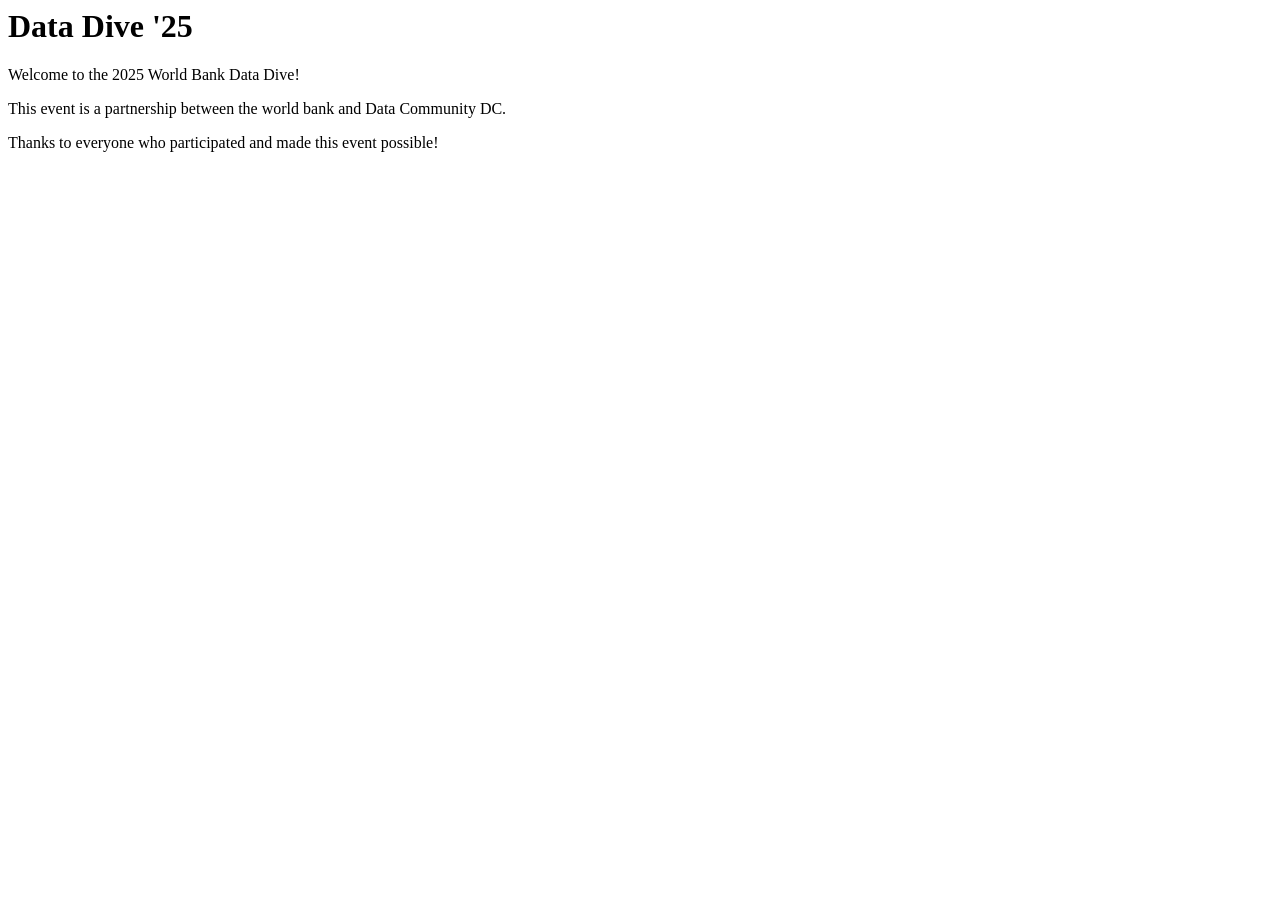
<file: index.html>
<base href="">
<meta charset="utf-8" />
<title>World Bank Data Dive &mdash; Data Community DC</title>

<meta property="og:site_name" content="Data Community DC"/>
<meta property="og:title" content="World Bank Data Dive &mdash; Data Community DC"/>
<meta name="twitter:title" content="World Bank Data Dive — Data Community DC"/>


<body>


<h1> Data Dive '25</h1>
<p> Welcome to the 2025 World Bank Data Dive!</p>

<p> This event is a partnership between the world bank and Data Community DC. </p>

<p> Thanks to everyone who participated and made this event possible! </p>
 </body>
</html>
</file>
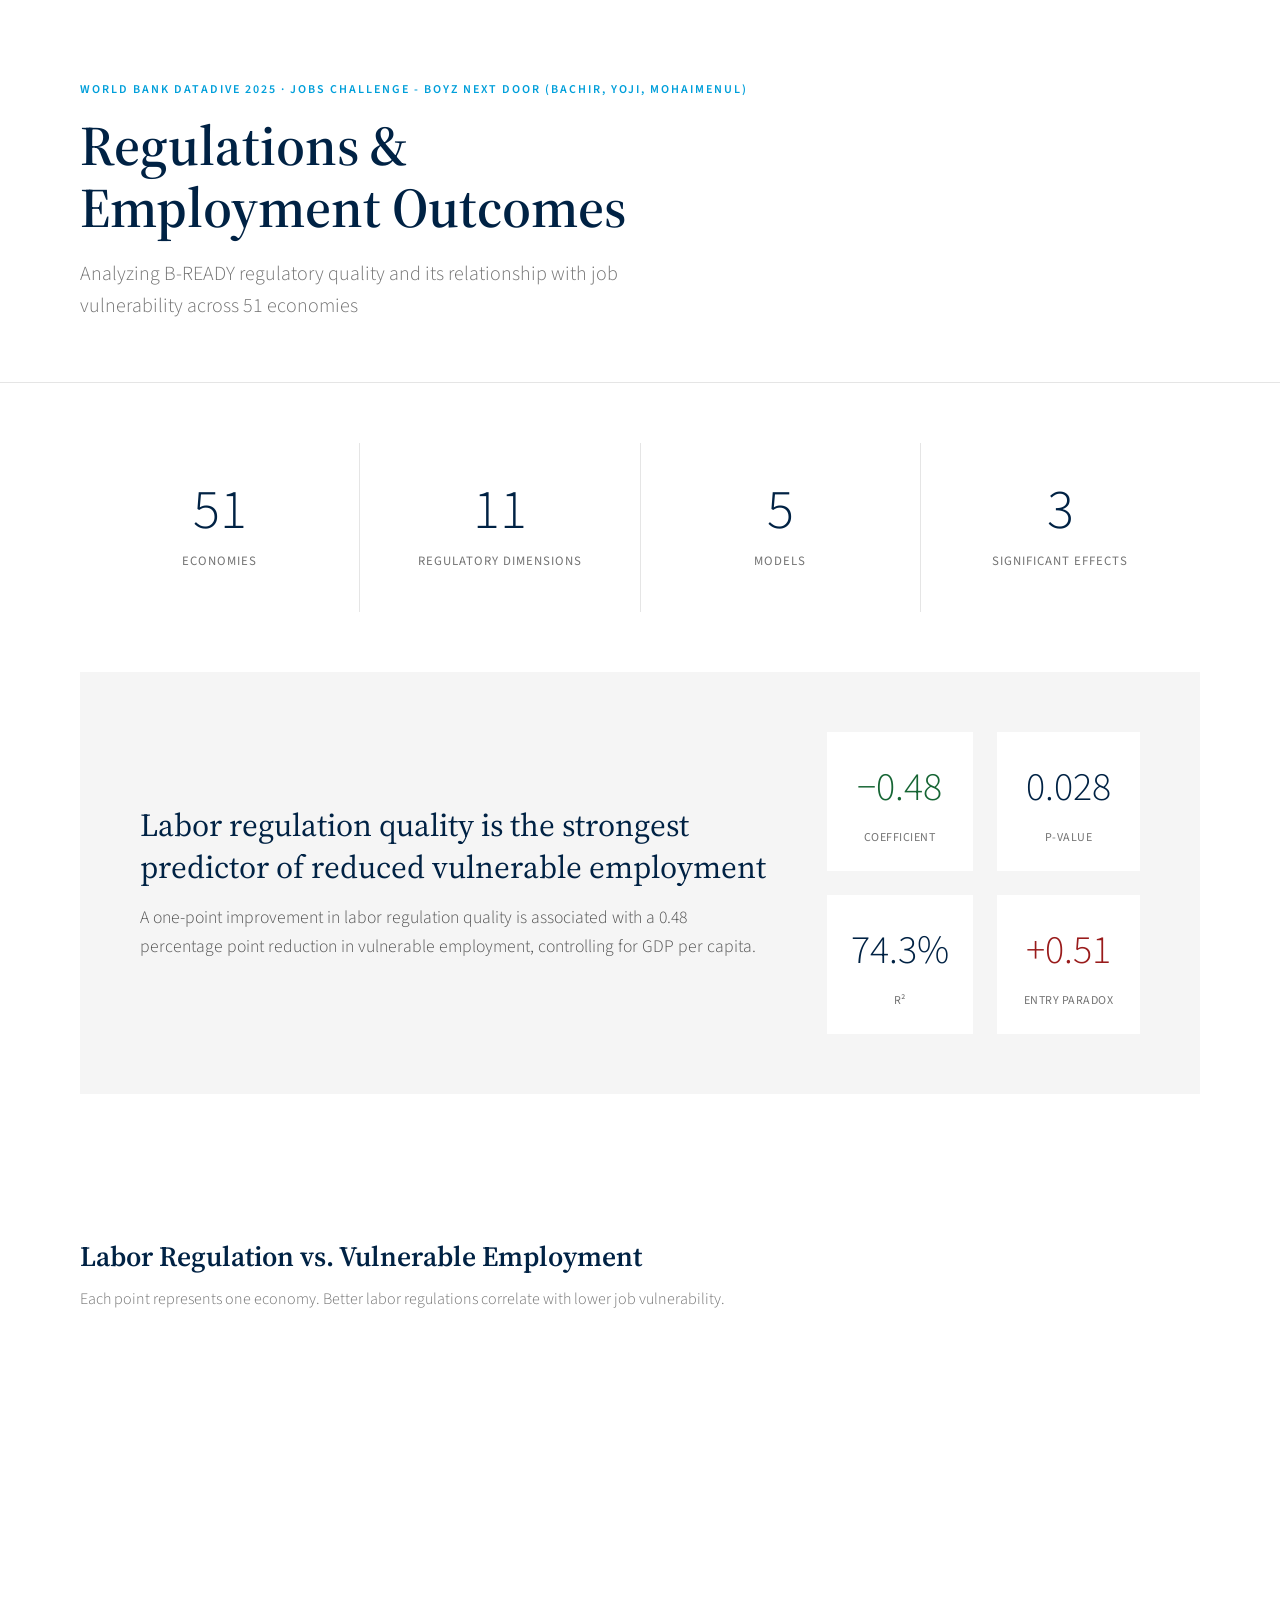
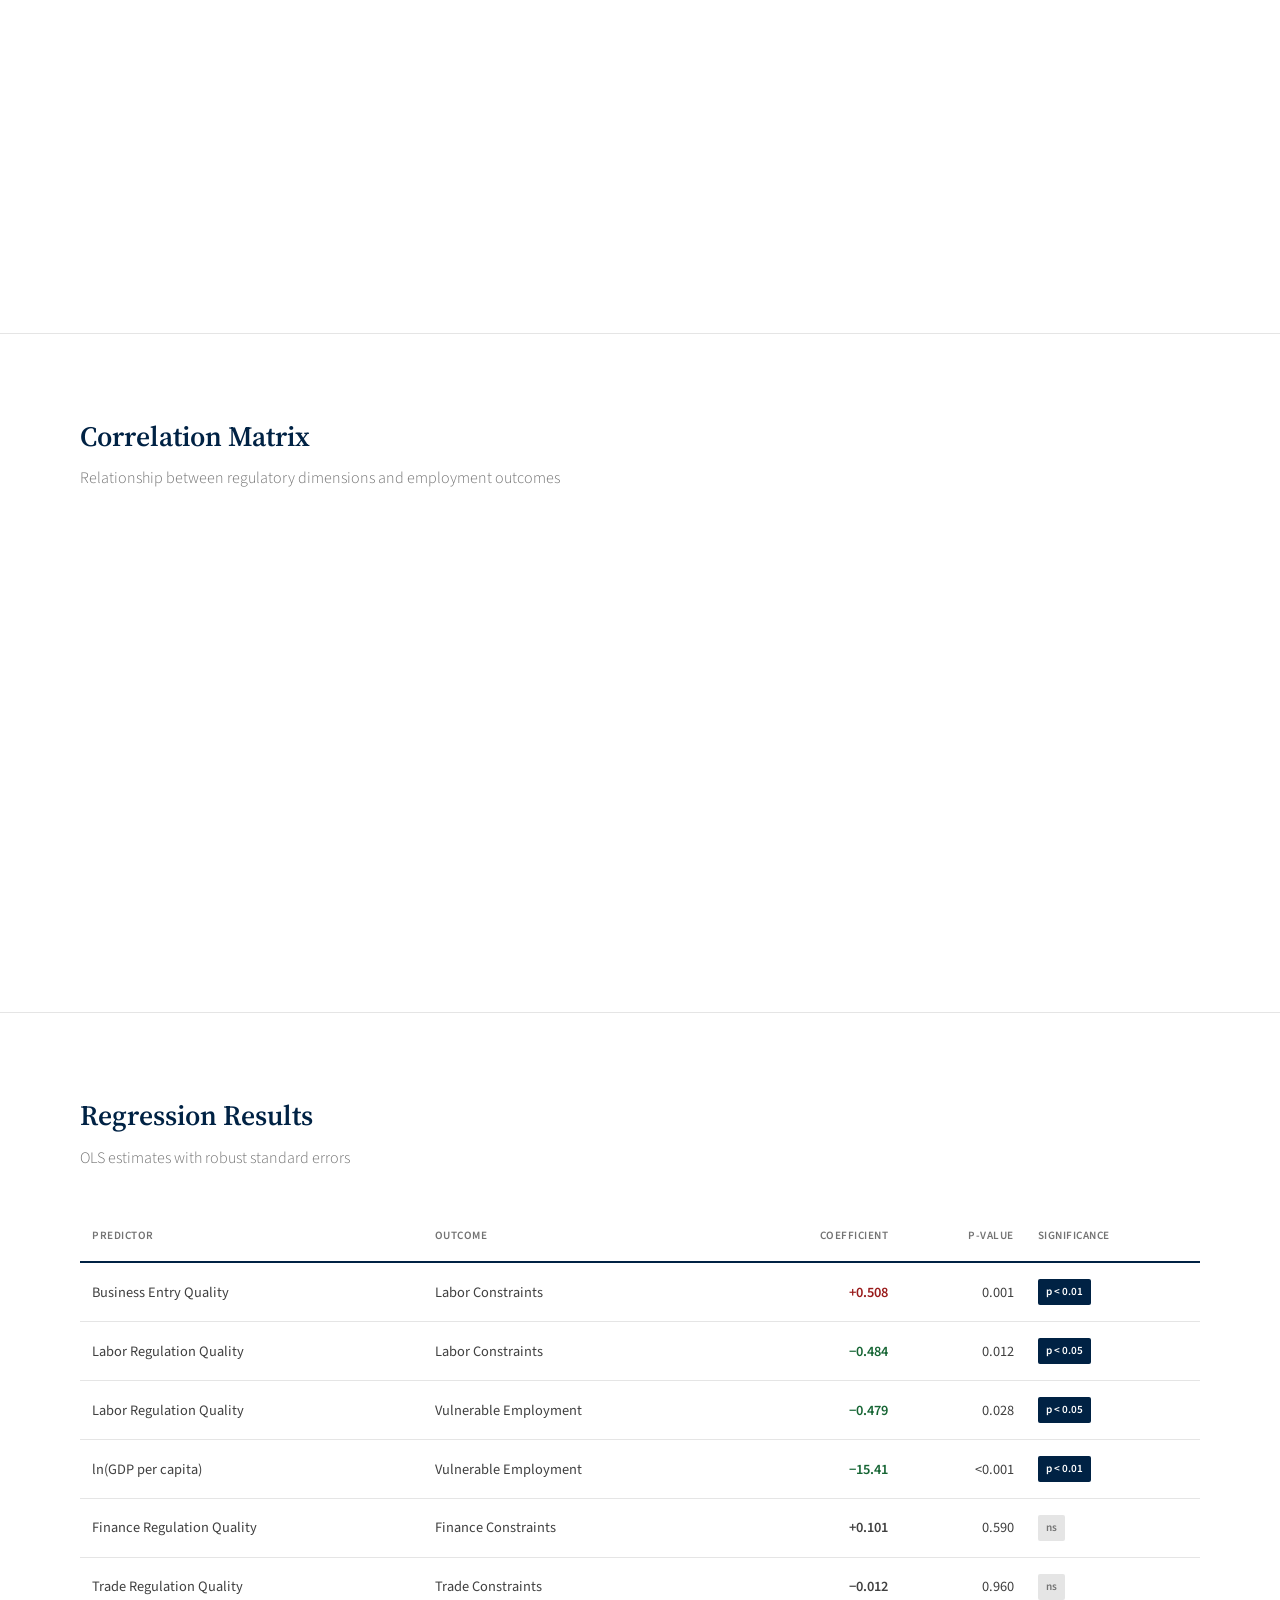
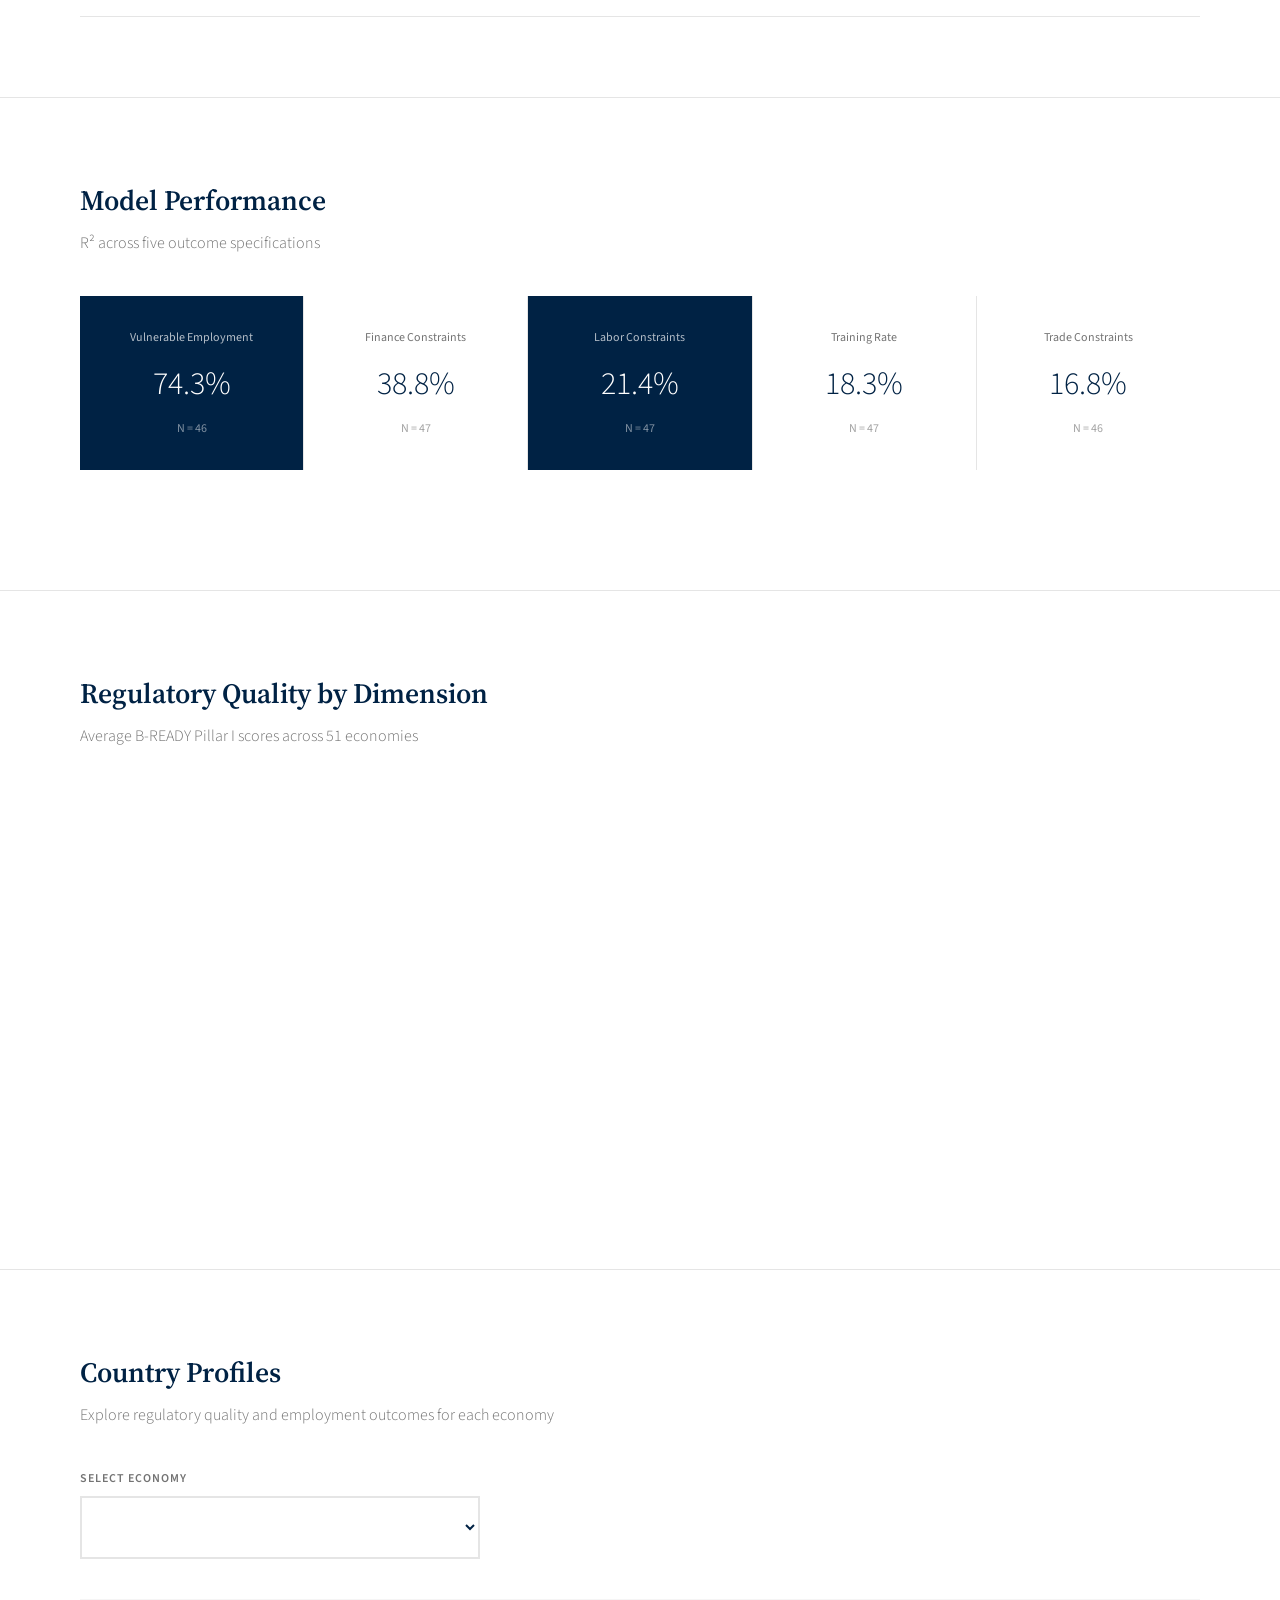
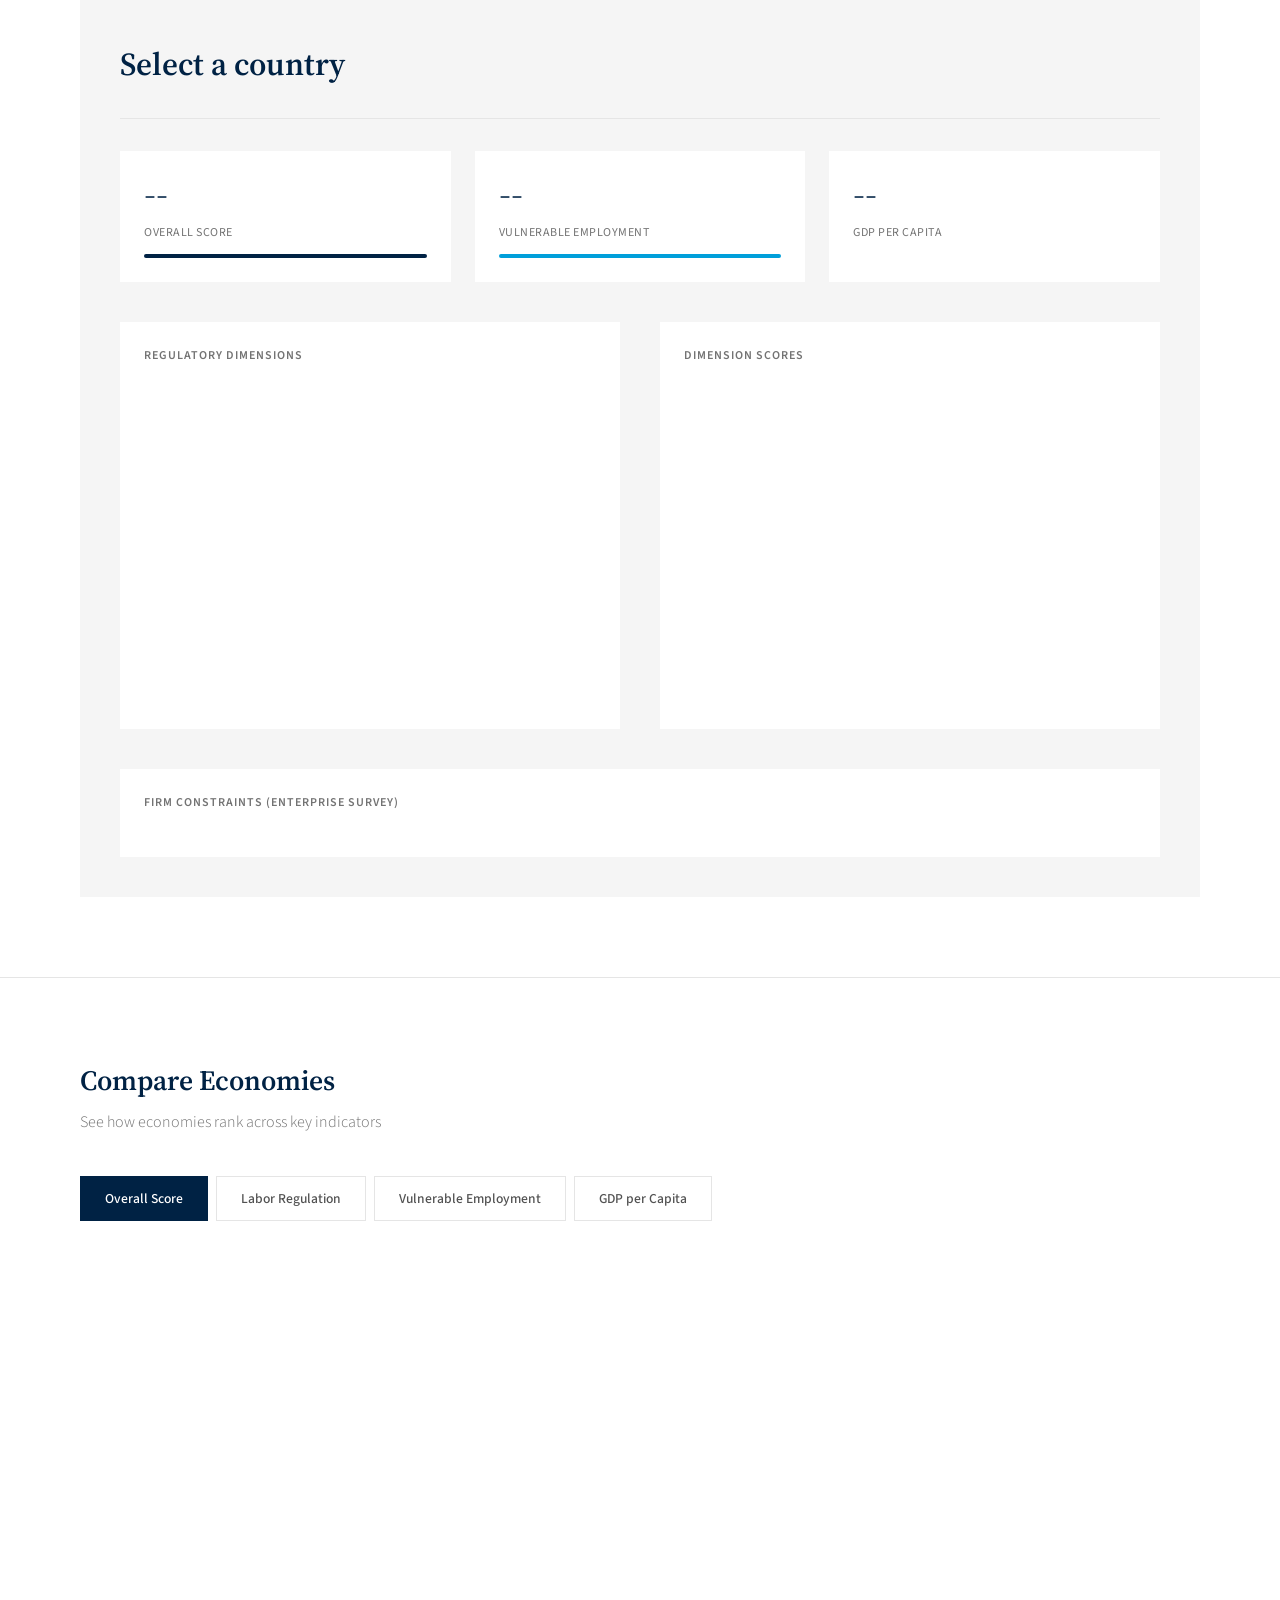
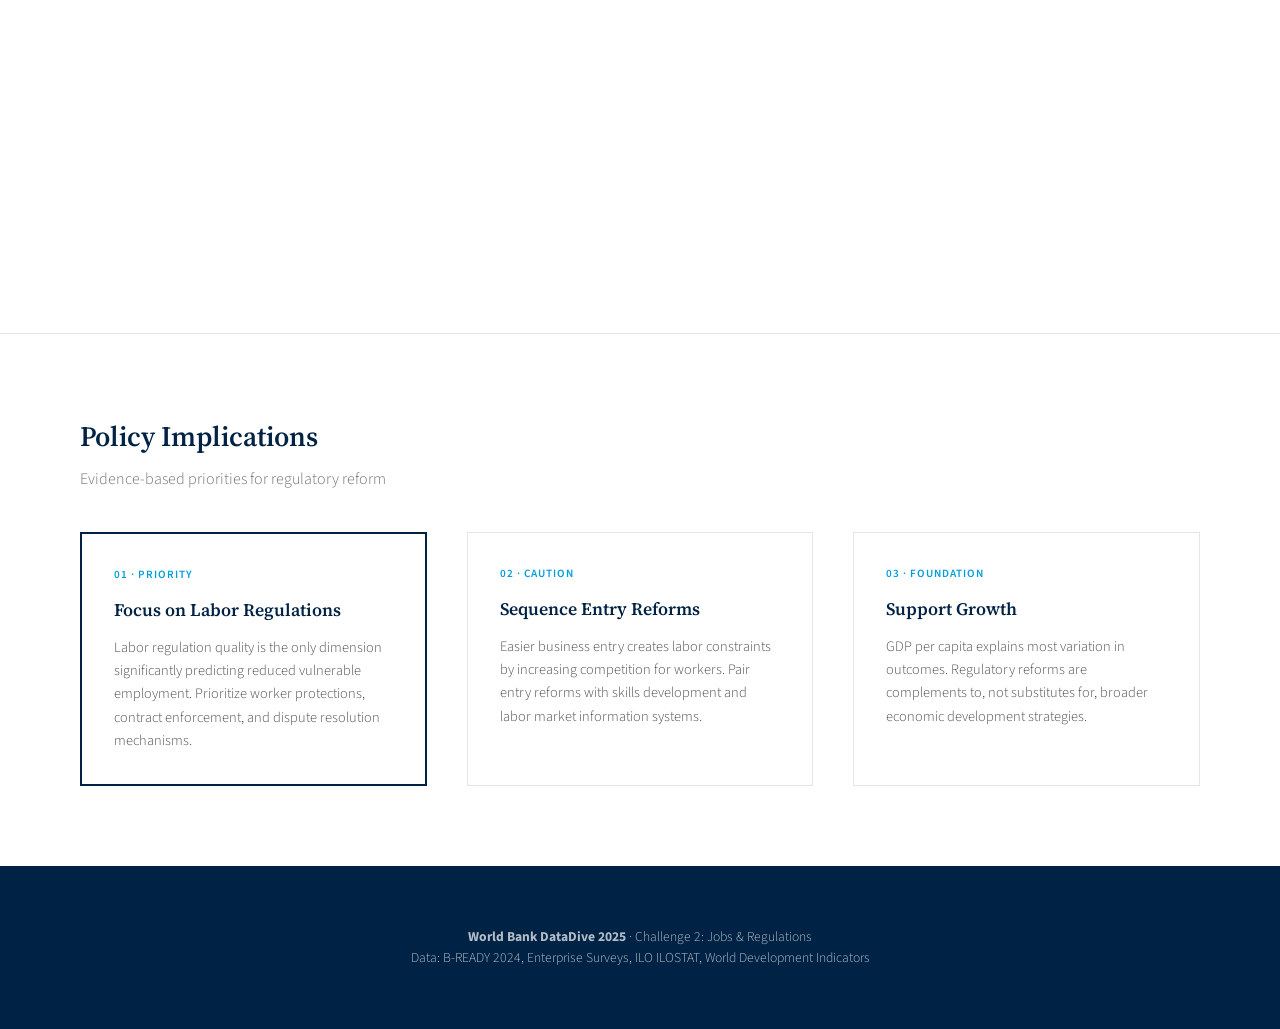
<file: Team_Projects/Boyz_next_door/index.html>
<!DOCTYPE html>
<html lang="en">
<head>
    <meta charset="UTF-8">
    <meta name="viewport" content="width=device-width, initial-scale=1.0">
    <title>Regulations & Employment | World Bank DataDive 2025</title>
    <script src="https://d3js.org/d3.v7.min.js"></script>
    <link rel="preconnect" href="https://fonts.googleapis.com">
    <link href="https://fonts.googleapis.com/css2?family=Source+Sans+3:wght@300;400;500;600;700&family=Source+Serif+4:wght@400;600&display=swap" rel="stylesheet">
    <style>
        :root {
            --wb-blue: #002244;
            --wb-blue-light: #009FDA;
            --wb-blue-muted: #4A6FA5;
            --white: #FFFFFF;
            --off-white: #FAFAFA;
            --gray-100: #F5F5F5;
            --gray-200: #E5E5E5;
            --gray-300: #D4D4D4;
            --gray-400: #A3A3A3;
            --gray-500: #737373;
            --gray-600: #525252;
            --gray-700: #404040;
            --positive: #166534;
            --negative: #991B1B;
        }

        * {
            margin: 0;
            padding: 0;
            box-sizing: border-box;
        }

        body {
            font-family: 'Source Sans 3', -apple-system, sans-serif;
            background: var(--white);
            color: var(--wb-blue);
            line-height: 1.6;
            font-size: 16px;
        }

        .container {
            max-width: 1200px;
            margin: 0 auto;
            padding: 0 40px;
        }

        /* Header */
        header {
            padding: 80px 0 60px;
            border-bottom: 1px solid var(--gray-200);
        }

        .overline {
            font-size: 0.75rem;
            font-weight: 600;
            letter-spacing: 2px;
            text-transform: uppercase;
            color: var(--wb-blue-light);
            margin-bottom: 16px;
        }

        h1 {
            font-family: 'Source Serif 4', Georgia, serif;
            font-size: 3.5rem;
            font-weight: 600;
            line-height: 1.1;
            color: var(--wb-blue);
            margin-bottom: 20px;
        }

        header p {
            font-size: 1.25rem;
            color: var(--gray-500);
            max-width: 600px;
            font-weight: 300;
        }

        /* Section */
        section {
            padding: 80px 0;
            border-bottom: 1px solid var(--gray-200);
        }

        section:last-of-type {
            border-bottom: none;
        }

        h2 {
            font-family: 'Source Serif 4', Georgia, serif;
            font-size: 1.75rem;
            font-weight: 600;
            color: var(--wb-blue);
            margin-bottom: 8px;
        }

        .section-subtitle {
            font-size: 1rem;
            color: var(--gray-500);
            margin-bottom: 40px;
            font-weight: 300;
        }

        /* Stats Grid */
        .stats-grid {
            display: grid;
            grid-template-columns: repeat(4, 1fr);
            gap: 1px;
            background: var(--gray-200);
            margin: 60px 0;
        }

        .stat-item {
            background: var(--white);
            padding: 40px;
            text-align: center;
        }

        .stat-value {
            font-size: 3.5rem;
            font-weight: 300;
            color: var(--wb-blue);
            line-height: 1;
        }

        .stat-label {
            font-size: 0.8rem;
            color: var(--gray-500);
            text-transform: uppercase;
            letter-spacing: 1px;
            margin-top: 12px;
        }

        /* Key Finding */
        .key-finding {
            background: var(--gray-100);
            padding: 60px;
            margin: 60px 0;
        }

        .key-finding-grid {
            display: grid;
            grid-template-columns: 2fr 1fr;
            gap: 60px;
            align-items: center;
        }

        .key-finding h3 {
            font-family: 'Source Serif 4', Georgia, serif;
            font-size: 2rem;
            font-weight: 400;
            line-height: 1.3;
            color: var(--wb-blue);
            margin-bottom: 16px;
        }

        .key-finding p {
            color: var(--gray-600);
            font-size: 1.1rem;
            font-weight: 300;
        }

        .key-metrics {
            display: grid;
            grid-template-columns: 1fr 1fr;
            gap: 24px;
        }

        .metric {
            text-align: center;
            padding: 24px;
            background: var(--white);
        }

        .metric-value {
            font-size: 2.5rem;
            font-weight: 300;
        }

        .metric-value.positive { color: var(--positive); }
        .metric-value.negative { color: var(--negative); }
        .metric-value.neutral { color: var(--wb-blue); }

        .metric-label {
            font-size: 0.75rem;
            color: var(--gray-500);
            text-transform: uppercase;
            letter-spacing: 0.5px;
            margin-top: 8px;
        }

        /* Chart containers */
        .chart-container {
            position: relative;
        }

        /* Table */
        .data-table {
            width: 100%;
            border-collapse: collapse;
            font-size: 0.9rem;
        }

        .data-table th {
            text-align: left;
            padding: 16px 12px;
            font-size: 0.7rem;
            font-weight: 600;
            color: var(--gray-500);
            text-transform: uppercase;
            letter-spacing: 0.5px;
            border-bottom: 2px solid var(--wb-blue);
        }

        .data-table td {
            padding: 16px 12px;
            border-bottom: 1px solid var(--gray-200);
            color: var(--gray-700);
        }

        .data-table tr:hover {
            background: var(--gray-100);
        }

        .coef {
            font-weight: 600;
            font-variant-numeric: tabular-nums;
        }

        .coef.neg { color: var(--positive); }
        .coef.pos { color: var(--negative); }

        .sig {
            display: inline-block;
            font-size: 0.7rem;
            font-weight: 600;
            padding: 4px 8px;
            border-radius: 2px;
        }

        .sig.high {
            background: var(--wb-blue);
            color: var(--white);
        }

        .sig.low {
            background: var(--gray-200);
            color: var(--gray-500);
        }

        /* Model Performance */
        .models-row {
            display: grid;
            grid-template-columns: repeat(5, 1fr);
            gap: 1px;
            background: var(--gray-200);
            margin: 40px 0;
        }

        .model-item {
            background: var(--white);
            padding: 32px 20px;
            text-align: center;
        }

        .model-item.highlight {
            background: var(--wb-blue);
            color: var(--white);
        }

        .model-item.highlight .model-name { color: rgba(255,255,255,0.7); }
        .model-item.highlight .model-r2 { color: var(--white); }
        .model-item.highlight .model-n { color: rgba(255,255,255,0.5); }

        .model-name {
            font-size: 0.75rem;
            color: var(--gray-500);
            margin-bottom: 12px;
        }

        .model-r2 {
            font-size: 2rem;
            font-weight: 300;
            color: var(--wb-blue);
        }

        .model-n {
            font-size: 0.75rem;
            color: var(--gray-400);
            margin-top: 8px;
        }

        /* Policy */
        .policy-grid {
            display: grid;
            grid-template-columns: repeat(3, 1fr);
            gap: 40px;
            margin-top: 40px;
        }

        .policy-item {
            padding: 32px;
            border: 1px solid var(--gray-200);
        }

        .policy-item.priority {
            border-color: var(--wb-blue);
            border-width: 2px;
        }

        .policy-number {
            font-size: 0.7rem;
            font-weight: 600;
            color: var(--wb-blue-light);
            letter-spacing: 1px;
            margin-bottom: 12px;
        }

        .policy-item h4 {
            font-family: 'Source Serif 4', Georgia, serif;
            font-size: 1.1rem;
            font-weight: 600;
            color: var(--wb-blue);
            margin-bottom: 12px;
        }

        .policy-item p {
            font-size: 0.9rem;
            color: var(--gray-600);
            line-height: 1.6;
            font-weight: 300;
        }

        /* Tooltip */
        .tooltip {
            position: absolute;
            background: var(--wb-blue);
            color: var(--white);
            padding: 12px 16px;
            font-size: 0.8rem;
            pointer-events: none;
            opacity: 0;
            transition: opacity 0.15s;
            z-index: 100;
            max-width: 200px;
        }

        .tooltip-title {
            font-weight: 600;
            margin-bottom: 4px;
        }

        .tooltip-value {
            font-weight: 300;
            opacity: 0.8;
        }

        /* Country Profile */
        .country-profile-container {
            margin-top: 40px;
        }

        .country-selector {
            margin-bottom: 40px;
        }

        .country-selector label {
            display: block;
            font-size: 0.75rem;
            font-weight: 600;
            color: var(--gray-500);
            text-transform: uppercase;
            letter-spacing: 1px;
            margin-bottom: 8px;
        }

        .country-selector select {
            width: 100%;
            max-width: 400px;
            padding: 16px 20px;
            font-size: 1.1rem;
            font-family: 'Source Sans 3', sans-serif;
            border: 2px solid var(--gray-200);
            background: var(--white);
            color: var(--wb-blue);
            cursor: pointer;
            transition: border-color 0.2s;
        }

        .country-selector select:hover,
        .country-selector select:focus {
            border-color: var(--wb-blue);
            outline: none;
        }

        .country-profile {
            background: var(--gray-100);
            padding: 40px;
        }

        .profile-header {
            display: flex;
            justify-content: space-between;
            align-items: flex-start;
            margin-bottom: 32px;
            padding-bottom: 24px;
            border-bottom: 1px solid var(--gray-200);
        }

        .profile-title h3 {
            font-family: 'Source Serif 4', Georgia, serif;
            font-size: 2rem;
            font-weight: 600;
            color: var(--wb-blue);
            margin-bottom: 4px;
        }

        .profile-region {
            font-size: 0.9rem;
            color: var(--gray-500);
        }

        .profile-rank {
            text-align: right;
        }

        .profile-rank-number {
            font-size: 3rem;
            font-weight: 300;
            color: var(--wb-blue);
            line-height: 1;
        }

        .profile-rank-label {
            font-size: 0.75rem;
            color: var(--gray-500);
            text-transform: uppercase;
            letter-spacing: 0.5px;
        }

        .profile-metrics {
            display: grid;
            grid-template-columns: repeat(3, 1fr);
            gap: 24px;
            margin-bottom: 40px;
        }

        .profile-metric {
            background: var(--white);
            padding: 24px;
        }

        .profile-metric-value {
            font-size: 2.5rem;
            font-weight: 300;
            color: var(--wb-blue);
            line-height: 1;
        }

        .profile-metric-label {
            font-size: 0.75rem;
            color: var(--gray-500);
            text-transform: uppercase;
            letter-spacing: 0.5px;
            margin-top: 8px;
            margin-bottom: 12px;
        }

        .profile-metric-bar {
            height: 4px;
            background: var(--gray-200);
            border-radius: 2px;
            overflow: hidden;
        }

        .profile-metric-fill {
            height: 100%;
            background: var(--wb-blue);
            transition: width 0.5s ease;
        }

        .profile-metric-fill.vuln {
            background: var(--wb-blue-light);
        }

        .profile-grid {
            display: grid;
            grid-template-columns: 1fr 1fr;
            gap: 40px;
            margin-bottom: 40px;
        }

        .profile-chart {
            background: var(--white);
            padding: 24px;
        }

        .profile-chart-title {
            font-size: 0.75rem;
            font-weight: 600;
            color: var(--gray-500);
            text-transform: uppercase;
            letter-spacing: 1px;
            margin-bottom: 20px;
        }

        .profile-details {
            background: var(--white);
            padding: 24px;
        }

        .dimension-row {
            display: flex;
            align-items: center;
            padding: 12px 0;
            border-bottom: 1px solid var(--gray-100);
        }

        .dimension-row:last-child {
            border-bottom: none;
        }

        .dimension-name {
            width: 100px;
            font-size: 0.85rem;
            color: var(--gray-600);
        }

        .dimension-bar-container {
            flex: 1;
            height: 8px;
            background: var(--gray-100);
            border-radius: 4px;
            margin: 0 16px;
            position: relative;
        }

        .dimension-bar-fill {
            height: 100%;
            background: var(--wb-blue);
            border-radius: 4px;
            transition: width 0.5s ease;
        }

        .dimension-bar-avg {
            position: absolute;
            top: -4px;
            bottom: -4px;
            width: 2px;
            background: var(--wb-blue-light);
        }

        .dimension-value {
            width: 50px;
            text-align: right;
            font-size: 0.9rem;
            font-weight: 600;
            color: var(--wb-blue);
        }

        .profile-outcomes {
            background: var(--white);
            padding: 24px;
        }

        .outcomes-grid {
            display: grid;
            grid-template-columns: repeat(4, 1fr);
            gap: 16px;
        }

        .outcome-item {
            text-align: center;
            padding: 20px 12px;
            background: var(--gray-100);
        }

        .outcome-value {
            font-size: 1.5rem;
            font-weight: 300;
            color: var(--wb-blue);
        }

        .outcome-label {
            font-size: 0.7rem;
            color: var(--gray-500);
            text-transform: uppercase;
            letter-spacing: 0.5px;
            margin-top: 8px;
        }

        /* Ranking Section */
        .ranking-controls {
            display: flex;
            gap: 8px;
            margin-bottom: 32px;
            flex-wrap: wrap;
        }

        .ranking-btn {
            padding: 12px 24px;
            font-size: 0.85rem;
            font-family: 'Source Sans 3', sans-serif;
            font-weight: 500;
            border: 1px solid var(--gray-200);
            background: var(--white);
            color: var(--gray-600);
            cursor: pointer;
            transition: all 0.2s;
        }

        .ranking-btn:hover {
            border-color: var(--wb-blue);
            color: var(--wb-blue);
        }

        .ranking-btn.active {
            background: var(--wb-blue);
            border-color: var(--wb-blue);
            color: var(--white);
        }

        /* Footer */
        footer {
            padding: 60px 0;
            text-align: center;
            background: var(--wb-blue);
            color: var(--white);
        }

        footer p {
            font-size: 0.85rem;
            opacity: 0.7;
            font-weight: 300;
        }

        footer a {
            color: var(--white);
            text-decoration: underline;
        }

        /* Responsive */
        @media (max-width: 900px) {
            .container { padding: 0 24px; }
            h1 { font-size: 2.5rem; }
            .stats-grid { grid-template-columns: repeat(2, 1fr); }
            .key-finding-grid { grid-template-columns: 1fr; }
            .models-row { grid-template-columns: repeat(2, 1fr); }
            .policy-grid { grid-template-columns: 1fr; }
        }
    </style>
</head>
<body>
    <div class="tooltip" id="tooltip"></div>

    <header>
        <div class="container">
            <div class="overline">World Bank DataDive 2025 · Jobs Challenge - Boyz next door (Bachir, Yoji, Mohaimenul)</div>
            <h1>Regulations &<br>Employment Outcomes</h1>
            <p>Analyzing B-READY regulatory quality and its relationship with job vulnerability across 51 economies</p>

        </div>
    </header>

    <div class="container">
        <div class="stats-grid">
            <div class="stat-item">
                <div class="stat-value">51</div>
                <div class="stat-label">Economies</div>
            </div>
            <div class="stat-item">
                <div class="stat-value">11</div>
                <div class="stat-label">Regulatory Dimensions</div>
            </div>
            <div class="stat-item">
                <div class="stat-value">5</div>
                <div class="stat-label">Models</div>
            </div>
            <div class="stat-item">
                <div class="stat-value">3</div>
                <div class="stat-label">Significant Effects</div>
            </div>
        </div>
    </div>

    <div class="container">
        <div class="key-finding">
            <div class="key-finding-grid">
                <div>
                    <h3>Labor regulation quality is the strongest predictor of reduced vulnerable employment</h3>
                    <p>A one-point improvement in labor regulation quality is associated with a 0.48 percentage point reduction in vulnerable employment, controlling for GDP per capita.</p>
                </div>
                <div class="key-metrics">
                    <div class="metric">
                        <div class="metric-value positive">−0.48</div>
                        <div class="metric-label">Coefficient</div>
                    </div>
                    <div class="metric">
                        <div class="metric-value neutral">0.028</div>
                        <div class="metric-label">p-value</div>
                    </div>
                    <div class="metric">
                        <div class="metric-value neutral">74.3%</div>
                        <div class="metric-label">R²</div>
                    </div>
                    <div class="metric">
                        <div class="metric-value negative">+0.51</div>
                        <div class="metric-label">Entry Paradox</div>
                    </div>
                </div>
            </div>
        </div>
    </div>

    <section>
        <div class="container">
            <h2>Labor Regulation vs. Vulnerable Employment</h2>
            <p class="section-subtitle">Each point represents one economy. Better labor regulations correlate with lower job vulnerability.</p>
            
            <div class="chart-container" id="scatter-container" style="height: 500px;"></div>
        </div>
    </section>

    <section>
        <div class="container">
            <h2>Correlation Matrix</h2>
            <p class="section-subtitle">Relationship between regulatory dimensions and employment outcomes</p>
            
            <div class="chart-container" id="heatmap-container" style="height: 400px;"></div>
        </div>
    </section>

    <section>
        <div class="container">
            <h2>Regression Results</h2>
            <p class="section-subtitle">OLS estimates with robust standard errors</p>
            
            <table class="data-table">
                <thead>
                    <tr>
                        <th>Predictor</th>
                        <th>Outcome</th>
                        <th style="text-align: right;">Coefficient</th>
                        <th style="text-align: right;">p-value</th>
                        <th>Significance</th>
                    </tr>
                </thead>
                <tbody>
                    <tr>
                        <td>Business Entry Quality</td>
                        <td>Labor Constraints</td>
                        <td style="text-align: right;" class="coef pos">+0.508</td>
                        <td style="text-align: right;">0.001</td>
                        <td><span class="sig high">p &lt; 0.01</span></td>
                    </tr>
                    <tr>
                        <td>Labor Regulation Quality</td>
                        <td>Labor Constraints</td>
                        <td style="text-align: right;" class="coef neg">−0.484</td>
                        <td style="text-align: right;">0.012</td>
                        <td><span class="sig high">p &lt; 0.05</span></td>
                    </tr>
                    <tr>
                        <td>Labor Regulation Quality</td>
                        <td>Vulnerable Employment</td>
                        <td style="text-align: right;" class="coef neg">−0.479</td>
                        <td style="text-align: right;">0.028</td>
                        <td><span class="sig high">p &lt; 0.05</span></td>
                    </tr>
                    <tr>
                        <td>ln(GDP per capita)</td>
                        <td>Vulnerable Employment</td>
                        <td style="text-align: right;" class="coef neg">−15.41</td>
                        <td style="text-align: right;">&lt;0.001</td>
                        <td><span class="sig high">p &lt; 0.01</span></td>
                    </tr>
                    <tr>
                        <td>Finance Regulation Quality</td>
                        <td>Finance Constraints</td>
                        <td style="text-align: right;" class="coef" style="color: var(--gray-400);">+0.101</td>
                        <td style="text-align: right;">0.590</td>
                        <td><span class="sig low">ns</span></td>
                    </tr>
                    <tr>
                        <td>Trade Regulation Quality</td>
                        <td>Trade Constraints</td>
                        <td style="text-align: right;" class="coef" style="color: var(--gray-400);">−0.012</td>
                        <td style="text-align: right;">0.960</td>
                        <td><span class="sig low">ns</span></td>
                    </tr>
                </tbody>
            </table>
        </div>
    </section>

    <section>
        <div class="container">
            <h2>Model Performance</h2>
            <p class="section-subtitle">R² across five outcome specifications</p>
            
            <div class="models-row">
                <div class="model-item highlight">
                    <div class="model-name">Vulnerable Employment</div>
                    <div class="model-r2">74.3%</div>
                    <div class="model-n">N = 46</div>
                </div>
                <div class="model-item">
                    <div class="model-name">Finance Constraints</div>
                    <div class="model-r2">38.8%</div>
                    <div class="model-n">N = 47</div>
                </div>
                <div class="model-item highlight">
                    <div class="model-name">Labor Constraints</div>
                    <div class="model-r2">21.4%</div>
                    <div class="model-n">N = 47</div>
                </div>
                <div class="model-item">
                    <div class="model-name">Training Rate</div>
                    <div class="model-r2">18.3%</div>
                    <div class="model-n">N = 47</div>
                </div>
                <div class="model-item">
                    <div class="model-name">Trade Constraints</div>
                    <div class="model-r2">16.8%</div>
                    <div class="model-n">N = 46</div>
                </div>
            </div>
        </div>
    </section>

    <section>
        <div class="container">
            <h2>Regulatory Quality by Dimension</h2>
            <p class="section-subtitle">Average B-READY Pillar I scores across 51 economies</p>
            
            <div class="chart-container" id="bar-container" style="height: 400px;"></div>
        </div>
    </section>

    <section>
        <div class="container">
            <h2>Country Profiles</h2>
            <p class="section-subtitle">Explore regulatory quality and employment outcomes for each economy</p>
            
            <div class="country-profile-container">
                <div class="country-selector">
                    <label for="country-select">Select Economy</label>
                    <select id="country-select"></select>
                </div>
                
                <div class="country-profile" id="country-profile">
                    <div class="profile-header">
                        <div class="profile-title">
                            <h3 id="profile-name">Select a country</h3>
                            <span class="profile-region" id="profile-region"></span>
                        </div>
                        <div class="profile-rank" id="profile-rank"></div>
                    </div>
                    
                    <div class="profile-metrics">
                        <div class="profile-metric">
                            <div class="profile-metric-value" id="metric-overall">--</div>
                            <div class="profile-metric-label">Overall Score</div>
                            <div class="profile-metric-bar"><div class="profile-metric-fill" id="bar-overall"></div></div>
                        </div>
                        <div class="profile-metric">
                            <div class="profile-metric-value" id="metric-vuln">--</div>
                            <div class="profile-metric-label">Vulnerable Employment</div>
                            <div class="profile-metric-bar"><div class="profile-metric-fill vuln" id="bar-vuln"></div></div>
                        </div>
                        <div class="profile-metric">
                            <div class="profile-metric-value" id="metric-gdp">--</div>
                            <div class="profile-metric-label">GDP per Capita</div>
                        </div>
                    </div>
                    
                    <div class="profile-grid">
                        <div class="profile-chart">
                            <div class="profile-chart-title">Regulatory Dimensions</div>
                            <div id="radar-container" style="height: 320px;"></div>
                        </div>
                        <div class="profile-details">
                            <div class="profile-chart-title">Dimension Scores</div>
                            <div id="dimension-bars"></div>
                        </div>
                    </div>
                    
                    <div class="profile-outcomes">
                        <div class="profile-chart-title">Firm Constraints (Enterprise Survey)</div>
                        <div class="outcomes-grid" id="outcomes-grid"></div>
                    </div>
                </div>
            </div>
        </div>
    </section>

    <section>
        <div class="container">
            <h2>Compare Economies</h2>
            <p class="section-subtitle">See how economies rank across key indicators</p>
            
            <div class="ranking-controls">
                <button class="ranking-btn active" data-sort="overall">Overall Score</button>
                <button class="ranking-btn" data-sort="labor">Labor Regulation</button>
                <button class="ranking-btn" data-sort="vulnEmp">Vulnerable Employment</button>
                <button class="ranking-btn" data-sort="gdp">GDP per Capita</button>
            </div>
            
            <div class="ranking-chart" id="ranking-container" style="height: 600px;"></div>
        </div>
    </section>

    <section>
        <div class="container">
            <h2>Policy Implications</h2>
            <p class="section-subtitle">Evidence-based priorities for regulatory reform</p>
            
            <div class="policy-grid">
                <div class="policy-item priority">
                    <div class="policy-number">01 · PRIORITY</div>
                    <h4>Focus on Labor Regulations</h4>
                    <p>Labor regulation quality is the only dimension significantly predicting reduced vulnerable employment. Prioritize worker protections, contract enforcement, and dispute resolution mechanisms.</p>
                </div>
                <div class="policy-item">
                    <div class="policy-number">02 · CAUTION</div>
                    <h4>Sequence Entry Reforms</h4>
                    <p>Easier business entry creates labor constraints by increasing competition for workers. Pair entry reforms with skills development and labor market information systems.</p>
                </div>
                <div class="policy-item">
                    <div class="policy-number">03 · FOUNDATION</div>
                    <h4>Support Growth</h4>
                    <p>GDP per capita explains most variation in outcomes. Regulatory reforms are complements to, not substitutes for, broader economic development strategies.</p>
                </div>
            </div>
        </div>
    </section>

    <footer>
        <div class="container">
            <p>
                <strong>World Bank DataDive 2025</strong> · Challenge 2: Jobs & Regulations<br>
                Data: B-READY 2024, Enterprise Surveys, ILO ILOSTAT, World Development Indicators
            </p>
        </div>
    </footer>

    <script>
        // Full country data
        const countryData = [
            { code: 'BGD', name: 'Bangladesh', region: 'South Asia', overall: 56.9, entry: 80.0, labor: 78.7, finance: 74.2, trade: 51.1, utilities: 52.8, taxation: 44.8, disputes: 52.5, vulnEmp: 48.9, laborConstr: 28.8, finConstr: 56.6, tradeConstr: 11.3, trainRate: 38.5, gdp: 1941 },
            { code: 'BRB', name: 'Barbados', region: 'Latin America & Caribbean', overall: 58.8, entry: 81.9, labor: 70.9, finance: 64.9, trade: 63.2, utilities: 57.4, taxation: 38.5, disputes: 59.1, vulnEmp: 20.0, laborConstr: 15.5, finConstr: 32.4, tradeConstr: 7.3, trainRate: 26.6, gdp: 20475 },
            { code: 'BIH', name: 'Bosnia and Herzegovina', region: 'Europe & Central Asia', overall: 67.4, entry: 87.4, labor: 83.5, finance: 58.0, trade: 73.8, utilities: 60.8, taxation: 51.0, disputes: 65.6, vulnEmp: 18.8, laborConstr: 22.5, finConstr: 37.8, tradeConstr: 1.9, trainRate: 20.5, gdp: 6698 },
            { code: 'BWA', name: 'Botswana', region: 'Sub-Saharan Africa', overall: 66.0, entry: 96.3, labor: 73.9, finance: 81.6, trade: 74.3, utilities: 51.4, taxation: 35.0, disputes: 79.0, vulnEmp: 28.8, laborConstr: 30.2, finConstr: 35.8, tradeConstr: 3.6, trainRate: 20.9, gdp: 6937 },
            { code: 'BGR', name: 'Bulgaria', region: 'Europe & Central Asia', overall: 76.3, entry: 93.8, labor: 80.7, finance: 77.2, trade: 86.4, utilities: 88.4, taxation: 46.5, disputes: 76.2, vulnEmp: 7.2, laborConstr: 18.2, finConstr: 27.4, tradeConstr: 2.2, trainRate: 22.7, gdp: 10090 },
            { code: 'KHM', name: 'Cambodia', region: 'East Asia & Pacific', overall: 62.8, entry: 81.6, labor: 80.7, finance: 81.9, trade: 60.0, utilities: 56.6, taxation: 50.1, disputes: 72.6, vulnEmp: 52.6, laborConstr: 11.1, finConstr: 85.1, tradeConstr: 9.0, trainRate: 12.6, gdp: 2184 },
            { code: 'CAF', name: 'Central African Republic', region: 'Sub-Saharan Africa', overall: 61.0, entry: 72.8, labor: 45.9, finance: 77.9, trade: 54.6, utilities: 63.4, taxation: 26.0, disputes: 67.1, vulnEmp: 93.3, laborConstr: 8.4, finConstr: 75.9, tradeConstr: 1.9, trainRate: 8.4, gdp: 390 },
            { code: 'TCD', name: 'Chad', region: 'Sub-Saharan Africa', overall: 61.2, entry: 77.9, labor: 52.6, finance: 76.3, trade: 69.7, utilities: 53.8, taxation: 30.8, disputes: 83.4, vulnEmp: 90.0, laborConstr: 11.1, finConstr: 89.1, tradeConstr: 2.4, trainRate: 21.1, gdp: 917 },
            { code: 'COL', name: 'Colombia', region: 'Latin America & Caribbean', overall: 76.6, entry: 96.6, labor: 67.4, finance: 79.1, trade: 82.0, utilities: 69.0, taxation: 54.0, disputes: 81.3, vulnEmp: 43.8, laborConstr: 24.1, finConstr: 63.4, tradeConstr: 17.8, trainRate: 22.8, gdp: 6873 },
            { code: 'CRI', name: 'Costa Rica', region: 'Latin America & Caribbean', overall: 71.3, entry: 82.5, labor: 74.3, finance: 76.8, trade: 74.4, utilities: 74.4, taxation: 40.6, disputes: 83.4, vulnEmp: 24.2, laborConstr: 18.9, finConstr: 52.8, tradeConstr: 13.2, trainRate: 27.5, gdp: 14867 },
            { code: 'CIV', name: "Côte d'Ivoire", region: 'Sub-Saharan Africa', overall: 68.1, entry: 87.6, labor: 80.9, finance: 53.5, trade: 77.1, utilities: 77.4, taxation: 46.0, disputes: 72.9, vulnEmp: 76.2, laborConstr: 6.9, finConstr: 68.7, tradeConstr: 23.1, trainRate: 18.7, gdp: 2579 },
            { code: 'HRV', name: 'Croatia', region: 'Europe & Central Asia', overall: 73.5, entry: 80.8, labor: 87.4, finance: 73.9, trade: 79.9, utilities: 88.8, taxation: 31.5, disputes: 82.3, vulnEmp: 8.8, laborConstr: 25.7, finConstr: 57.4, tradeConstr: 1.8, trainRate: 22.5, gdp: 14859 },
            { code: 'SLV', name: 'El Salvador', region: 'Latin America & Caribbean', overall: 60.4, entry: 62.2, labor: 60.3, finance: 70.2, trade: 78.9, utilities: 57.4, taxation: 47.8, disputes: 65.4, vulnEmp: 42.5, laborConstr: 16.6, finConstr: 47.7, tradeConstr: 17.1, trainRate: 31.4, gdp: 4986 },
            { code: 'EST', name: 'Estonia', region: 'Europe & Central Asia', overall: 72.9, entry: 92.5, labor: 69.8, finance: 70.8, trade: 82.4, utilities: 62.2, taxation: 71.8, disputes: 78.2, vulnEmp: 5.4, laborConstr: 10.2, finConstr: 45.6, tradeConstr: 1.9, trainRate: 26.7, gdp: 23757 },
            { code: 'GMB', name: 'Gambia', region: 'Sub-Saharan Africa', overall: 53.3, entry: 78.8, labor: 66.9, finance: 56.4, trade: 65.0, utilities: 36.5, taxation: 49.5, disputes: 68.2, vulnEmp: 76.9, laborConstr: 34.4, finConstr: 59.2, tradeConstr: 5.5, trainRate: 22.3, gdp: 840 },
            { code: 'GEO', name: 'Georgia', region: 'Europe & Central Asia', overall: 77.7, entry: 83.8, labor: 84.2, finance: 76.4, trade: 77.9, utilities: 81.5, taxation: 66.5, disputes: 85.0, vulnEmp: 44.5, laborConstr: 6.3, finConstr: 7.8, tradeConstr: 7.2, trainRate: 24.9, gdp: 5023 },
            { code: 'GHA', name: 'Ghana', region: 'Sub-Saharan Africa', overall: 66.8, entry: 71.9, labor: 60.5, finance: 75.1, trade: 66.1, utilities: 74.5, taxation: 50.5, disputes: 69.2, vulnEmp: 63.7, laborConstr: 23.4, finConstr: 76.4, tradeConstr: 20.6, trainRate: 21.5, gdp: 2363 },
            { code: 'GRC', name: 'Greece', region: 'Europe & Central Asia', overall: 75.7, entry: 96.3, labor: 76.8, finance: 65.3, trade: 81.5, utilities: 76.7, taxation: 57.5, disputes: 83.3, vulnEmp: 24.1, laborConstr: 4.5, finConstr: 69.2, tradeConstr: 6.1, trainRate: 24.9, gdp: 20867 },
            { code: 'HKG', name: 'Hong Kong SAR', region: 'East Asia & Pacific', overall: 72.5, entry: 91.9, labor: 69.7, finance: 80.3, trade: 85.5, utilities: 68.1, taxation: 67.0, disputes: 74.6, vulnEmp: 7.1, laborConstr: 3.9, finConstr: 12.6, tradeConstr: 2.4, trainRate: 37.5, gdp: 49225 },
            { code: 'HUN', name: 'Hungary', region: 'Europe & Central Asia', overall: 78.3, entry: 85.0, labor: 80.2, finance: 99.4, trade: 86.4, utilities: 75.8, taxation: 40.8, disputes: 87.3, vulnEmp: 5.4, laborConstr: 14.7, finConstr: 76.2, tradeConstr: 1.9, trainRate: 24.9, gdp: 16580 },
            { code: 'IDN', name: 'Indonesia', region: 'East Asia & Pacific', overall: 63.9, entry: 80.4, labor: 67.4, finance: 69.4, trade: 69.0, utilities: 60.0, taxation: 66.8, disputes: 56.1, vulnEmp: 52.9, laborConstr: 12.3, finConstr: 56.4, tradeConstr: 6.6, trainRate: 18.7, gdp: 4332 },
            { code: 'IRQ', name: 'Iraq', region: 'Middle East & North Africa', overall: 49.3, entry: 78.8, labor: 77.7, finance: 69.3, trade: 48.1, utilities: 53.1, taxation: 12.8, disputes: 50.4, vulnEmp: 31.2, laborConstr: 28.2, finConstr: 40.7, tradeConstr: 8.1, trainRate: 21.9, gdp: 5049 },
            { code: 'KGZ', name: 'Kyrgyz Republic', region: 'Europe & Central Asia', overall: 65.3, entry: 81.0, labor: 60.1, finance: 70.8, trade: 64.5, utilities: 73.3, taxation: 36.5, disputes: 74.6, vulnEmp: 63.1, laborConstr: 25.6, finConstr: 53.8, tradeConstr: 1.4, trainRate: 18.9, gdp: 1309 },
            { code: 'LSO', name: 'Lesotho', region: 'Sub-Saharan Africa', overall: 54.9, entry: 74.1, labor: 70.0, finance: 60.9, trade: 58.6, utilities: 57.3, taxation: 47.5, disputes: 62.4, vulnEmp: 45.9, laborConstr: 19.8, finConstr: 21.3, tradeConstr: 13.9, trainRate: 34.7, gdp: 1169 },
            { code: 'MDG', name: 'Madagascar', region: 'Sub-Saharan Africa', overall: 57.3, entry: 78.2, labor: 64.9, finance: 47.9, trade: 66.4, utilities: 49.6, taxation: 46.3, disputes: 58.8, vulnEmp: 87.9, laborConstr: 17.4, finConstr: 48.1, tradeConstr: 30.2, trainRate: 21.6, gdp: 496 },
            { code: 'MUS', name: 'Mauritius', region: 'Sub-Saharan Africa', overall: 64.6, entry: 77.8, labor: 75.1, finance: 78.1, trade: 73.1, utilities: 36.5, taxation: 48.0, disputes: 55.3, vulnEmp: 12.9, laborConstr: 18.2, finConstr: 57.7, tradeConstr: 7.0, trainRate: 40.6, gdp: 10216 },
            { code: 'MEX', name: 'Mexico', region: 'Latin America & Caribbean', overall: 75.0, entry: 90.4, labor: 69.2, finance: 89.0, trade: 77.9, utilities: 63.9, taxation: 63.0, disputes: 87.4, vulnEmp: 31.9, laborConstr: 6.3, finConstr: 69.4, tradeConstr: 4.0, trainRate: 28.6, gdp: 10046 },
            { code: 'MNE', name: 'Montenegro', region: 'Europe & Central Asia', overall: 72.5, entry: 95.0, labor: 80.2, finance: 63.8, trade: 78.3, utilities: 78.3, taxation: 47.3, disputes: 78.1, vulnEmp: 16.9, laborConstr: 25.5, finConstr: 90.8, tradeConstr: 1.2, trainRate: 18.8, gdp: 8829 },
            { code: 'MAR', name: 'Morocco', region: 'Middle East & North Africa', overall: 68.9, entry: 94.1, labor: 57.6, finance: 73.7, trade: 76.1, utilities: 70.7, taxation: 54.3, disputes: 56.0, vulnEmp: 35.1, laborConstr: 32.4, finConstr: 76.3, tradeConstr: 3.5, trainRate: 21.4, gdp: 3440 },
            { code: 'NPL', name: 'Nepal', region: 'South Asia', overall: 59.3, entry: 75.0, labor: 72.7, finance: 84.6, trade: 50.3, utilities: 58.6, taxation: 49.8, disputes: 69.7, vulnEmp: 78.2, laborConstr: 29.4, finConstr: 77.6, tradeConstr: 2.9, trainRate: 15.9, gdp: 1336 },
            { code: 'NZL', name: 'New Zealand', region: 'East Asia & Pacific', overall: 67.5, entry: 77.5, labor: 68.2, finance: 77.5, trade: 79.3, utilities: 57.0, taxation: 75.0, disputes: 55.9, vulnEmp: 11.7, laborConstr: 10.6, finConstr: 46.3, tradeConstr: 4.9, trainRate: 30.0, gdp: 44378 },
            { code: 'MKD', name: 'North Macedonia', region: 'Europe & Central Asia', overall: 70.0, entry: 95.0, labor: 76.8, finance: 73.7, trade: 60.6, utilities: 75.1, taxation: 44.0, disputes: 71.8, vulnEmp: 15.9, laborConstr: 26.8, finConstr: 85.6, tradeConstr: 3.5, trainRate: 12.9, gdp: 6022 },
            { code: 'PAK', name: 'Pakistan', region: 'South Asia', overall: 59.1, entry: 90.0, labor: 61.3, finance: 83.3, trade: 60.6, utilities: 46.0, taxation: 31.3, disputes: 58.0, vulnEmp: 58.2, laborConstr: 32.4, finConstr: 81.1, tradeConstr: 18.6, trainRate: 13.9, gdp: 1505 },
            { code: 'PRY', name: 'Paraguay', region: 'Latin America & Caribbean', overall: 60.9, entry: 91.2, labor: 74.6, finance: 59.9, trade: 77.0, utilities: 37.7, taxation: 34.3, disputes: 84.7, vulnEmp: 41.6, laborConstr: 18.9, finConstr: 74.7, tradeConstr: 16.4, trainRate: 16.7, gdp: 5892 },
            { code: 'PER', name: 'Peru', region: 'Latin America & Caribbean', overall: 69.6, entry: 77.5, labor: 61.4, finance: 83.7, trade: 79.5, utilities: 72.9, taxation: 50.5, disputes: 68.6, vulnEmp: 49.5, laborConstr: 12.9, finConstr: 55.3, tradeConstr: 5.4, trainRate: 25.7, gdp: 7002 },
            { code: 'PHL', name: 'Philippines', region: 'East Asia & Pacific', overall: 70.8, entry: 88.5, labor: 70.5, finance: 77.9, trade: 62.8, utilities: 78.6, taxation: 57.8, disputes: 80.6, vulnEmp: 34.2, laborConstr: 23.7, finConstr: 28.6, tradeConstr: 27.5, trainRate: 26.7, gdp: 3461 },
            { code: 'PRT', name: 'Portugal', region: 'Europe & Central Asia', overall: 78.2, entry: 95.0, labor: 88.2, finance: 72.3, trade: 88.9, utilities: 70.1, taxation: 56.0, disputes: 90.0, vulnEmp: 9.9, laborConstr: 7.4, finConstr: 29.1, tradeConstr: 7.7, trainRate: 29.0, gdp: 22479 },
            { code: 'RWA', name: 'Rwanda', region: 'Sub-Saharan Africa', overall: 70.4, entry: 87.5, labor: 65.3, finance: 86.6, trade: 66.2, utilities: 65.2, taxation: 51.3, disputes: 79.8, vulnEmp: 72.8, laborConstr: 5.2, finConstr: 51.9, tradeConstr: 7.3, trainRate: 32.3, gdp: 822 },
            { code: 'WSM', name: 'Samoa', region: 'East Asia & Pacific', overall: 57.1, entry: 66.3, labor: 83.8, finance: 72.5, trade: 54.3, utilities: 64.3, taxation: 55.0, disputes: 48.1, vulnEmp: 46.4, laborConstr: 21.6, finConstr: 41.2, tradeConstr: 4.1, trainRate: 28.9, gdp: 4067 },
            { code: 'SYC', name: 'Seychelles', region: 'Sub-Saharan Africa', overall: 58.8, entry: 81.0, labor: 67.4, finance: 74.2, trade: 65.3, utilities: 56.9, taxation: 59.0, disputes: 48.5, vulnEmp: 7.7, laborConstr: 33.0, finConstr: 43.3, tradeConstr: 5.4, trainRate: 50.2, gdp: 18382 },
            { code: 'SLE', name: 'Sierra Leone', region: 'Sub-Saharan Africa', overall: 54.1, entry: 73.8, labor: 61.1, finance: 68.5, trade: 47.4, utilities: 53.1, taxation: 34.0, disputes: 60.6, vulnEmp: 86.7, laborConstr: 18.9, finConstr: 83.0, tradeConstr: 2.4, trainRate: 27.9, gdp: 527 },
            { code: 'SGP', name: 'Singapore', region: 'East Asia & Pacific', overall: 72.5, entry: 87.7, labor: 67.2, finance: 74.1, trade: 78.9, utilities: 74.7, taxation: 59.4, disputes: 63.0, vulnEmp: 8.5, laborConstr: 6.6, finConstr: 42.6, tradeConstr: 4.1, trainRate: 61.9, gdp: 65233 },
            { code: 'SVK', name: 'Slovak Republic', region: 'Europe & Central Asia', overall: 77.4, entry: 90.6, labor: 84.0, finance: 69.4, trade: 84.3, utilities: 91.7, taxation: 55.4, disputes: 79.4, vulnEmp: 8.7, laborConstr: 10.7, finConstr: 64.8, tradeConstr: 2.6, trainRate: 26.0, gdp: 20192 },
            { code: 'TZA', name: 'Tanzania', region: 'Sub-Saharan Africa', overall: 65.1, entry: 87.2, labor: 72.2, finance: 76.5, trade: 52.9, utilities: 75.6, taxation: 52.3, disputes: 71.5, vulnEmp: 77.6, laborConstr: 13.4, finConstr: 36.5, tradeConstr: 6.5, trainRate: 24.3, gdp: 1135 },
            { code: 'TLS', name: 'Timor-Leste', region: 'East Asia & Pacific', overall: 46.2, entry: 85.8, labor: 68.6, finance: 30.2, trade: 46.5, utilities: 60.1, taxation: 37.3, disputes: 60.4, vulnEmp: 59.6, laborConstr: 9.0, finConstr: 47.3, tradeConstr: 6.7, trainRate: 14.6, gdp: 1560 },
            { code: 'TGO', name: 'Togo', region: 'Sub-Saharan Africa', overall: 69.0, entry: 77.9, labor: 59.4, finance: 61.5, trade: 71.1, utilities: 71.0, taxation: 43.8, disputes: 94.6, vulnEmp: 86.2, laborConstr: 7.2, finConstr: 43.2, tradeConstr: 4.4, trainRate: 20.9, gdp: 858 },
            { code: 'VUT', name: 'Vanuatu', region: 'East Asia & Pacific', overall: 50.5, entry: 71.3, labor: 50.0, finance: 54.9, trade: 44.9, utilities: 47.7, taxation: 51.0, disputes: 47.3, vulnEmp: 57.5, laborConstr: 37.1, finConstr: 48.3, tradeConstr: 8.4, trainRate: 21.4, gdp: 2695 },
            { code: 'VNM', name: 'Vietnam', region: 'East Asia & Pacific', overall: 66.8, entry: 72.2, labor: 68.7, finance: 41.4, trade: 80.1, utilities: 74.2, taxation: 33.5, disputes: 79.9, vulnEmp: 51.2, laborConstr: 8.2, finConstr: 33.8, tradeConstr: 4.0, trainRate: 17.3, gdp: 4018 },
            { code: 'PSE', name: 'West Bank and Gaza', region: 'Middle East & North Africa', overall: 47.5, entry: 85.0, labor: 63.7, finance: 59.0, trade: 55.4, utilities: 51.9, taxation: 0.0, disputes: 52.8, vulnEmp: 19.1, laborConstr: 25.0, finConstr: 45.0, tradeConstr: 12.0, trainRate: 18.0, gdp: 3789 }
        ];

        const scatterData = countryData.map(d => ({ name: d.name, x: d.labor, y: d.vulnEmp }));

        const correlationData = [
            { outcome: 'Vulnerable Emp', overall: -0.51, entry: -0.46, labor: -0.54, finance: -0.21, trade: -0.56, utilities: -0.29 },
            { outcome: 'Labor Constraint', overall: 0.16, entry: 0.30, labor: -0.17, finance: 0.17, trade: 0.17, utilities: -0.01 },
            { outcome: 'Finance Constraint', overall: -0.40, entry: -0.22, labor: -0.43, finance: -0.04, trade: -0.42, utilities: -0.25 },
            { outcome: 'Training Rate', overall: 0.32, entry: 0.08, labor: -0.03, finance: 0.16, trade: 0.32, utilities: 0.14 },
            { outcome: 'Quality Cert', overall: 0.63, entry: 0.40, labor: 0.45, finance: 0.17, trade: 0.61, utilities: 0.47 }
        ];

        const barData = [
            { name: 'Business Entry', value: 83.4 },
            { name: 'Disputes', value: 70.8 },
            { name: 'Labor', value: 70.2 },
            { name: 'Trade', value: 69.5 },
            { name: 'Finance', value: 69.8 },
            { name: 'Utilities', value: 63.1 },
            { name: 'Taxation', value: 45.2 }
        ];

        // Calculate averages for comparison
        const avgData = {
            overall: d3.mean(countryData, d => d.overall),
            entry: d3.mean(countryData, d => d.entry),
            labor: d3.mean(countryData, d => d.labor),
            finance: d3.mean(countryData, d => d.finance),
            trade: d3.mean(countryData, d => d.trade),
            utilities: d3.mean(countryData, d => d.utilities),
            taxation: d3.mean(countryData, d => d.taxation),
            disputes: d3.mean(countryData, d => d.disputes),
            vulnEmp: d3.mean(countryData, d => d.vulnEmp),
            gdp: d3.mean(countryData, d => d.gdp)
        };

        const tooltip = d3.select('#tooltip');
        const wbBlue = '#002244';
        const wbBlueLight = '#009FDA';

        // Populate country selector
        const countrySelect = document.getElementById('country-select');
        const sortedCountries = [...countryData].sort((a, b) => a.name.localeCompare(b.name));
        
        countrySelect.innerHTML = '<option value="">— Select an economy —</option>' +
            sortedCountries.map(c => `<option value="${c.code}">${c.name}</option>`).join('');

        countrySelect.addEventListener('change', function() {
            const country = countryData.find(c => c.code === this.value);
            if (country) updateCountryProfile(country);
        });

        // Update country profile
        function updateCountryProfile(country) {
            const rank = [...countryData].sort((a, b) => b.overall - a.overall).findIndex(c => c.code === country.code) + 1;
            
            document.getElementById('profile-name').textContent = country.name;
            document.getElementById('profile-region').textContent = country.region;
            document.getElementById('profile-rank').innerHTML = `
                <div class="profile-rank-number">#${rank}</div>
                <div class="profile-rank-label">of 51 economies</div>
            `;
            
            document.getElementById('metric-overall').textContent = country.overall.toFixed(1);
            document.getElementById('metric-vuln').textContent = country.vulnEmp.toFixed(1) + '%';
            document.getElementById('metric-gdp').textContent = '$' + country.gdp.toLocaleString();
            
            document.getElementById('bar-overall').style.width = country.overall + '%';
            document.getElementById('bar-vuln').style.width = country.vulnEmp + '%';

            // Dimension bars
            const dimensions = [
                { key: 'entry', name: 'Entry' },
                { key: 'labor', name: 'Labor' },
                { key: 'finance', name: 'Finance' },
                { key: 'trade', name: 'Trade' },
                { key: 'utilities', name: 'Utilities' },
                { key: 'taxation', name: 'Taxation' },
                { key: 'disputes', name: 'Disputes' }
            ];

            document.getElementById('dimension-bars').innerHTML = dimensions.map(dim => `
                <div class="dimension-row">
                    <div class="dimension-name">${dim.name}</div>
                    <div class="dimension-bar-container">
                        <div class="dimension-bar-fill" style="width: ${country[dim.key]}%"></div>
                        <div class="dimension-bar-avg" style="left: ${avgData[dim.key]}%"></div>
                    </div>
                    <div class="dimension-value">${country[dim.key].toFixed(1)}</div>
                </div>
            `).join('');

            // Outcomes grid
            document.getElementById('outcomes-grid').innerHTML = `
                <div class="outcome-item">
                    <div class="outcome-value">${country.laborConstr.toFixed(1)}</div>
                    <div class="outcome-label">Labor Constraint</div>
                </div>
                <div class="outcome-item">
                    <div class="outcome-value">${country.finConstr.toFixed(1)}</div>
                    <div class="outcome-label">Finance Constraint</div>
                </div>
                <div class="outcome-item">
                    <div class="outcome-value">${country.tradeConstr.toFixed(1)}</div>
                    <div class="outcome-label">Trade Constraint</div>
                </div>
                <div class="outcome-item">
                    <div class="outcome-value">${country.trainRate.toFixed(1)}%</div>
                    <div class="outcome-label">Training Rate</div>
                </div>
            `;

            // Draw radar chart
            drawRadar(country);
        }

        // Radar chart
        function drawRadar(country) {
            const container = d3.select('#radar-container');
            const width = container.node().clientWidth;
            const height = 320;
            const margin = 60;
            const radius = Math.min(width, height) / 2 - margin;

            container.selectAll('*').remove();

            const svg = container.append('svg')
                .attr('width', width)
                .attr('height', height)
                .append('g')
                .attr('transform', `translate(${width/2},${height/2})`);

            const dimensions = ['entry', 'labor', 'finance', 'trade', 'utilities', 'taxation'];
            const labels = ['Entry', 'Labor', 'Finance', 'Trade', 'Utilities', 'Taxation'];
            const angleSlice = Math.PI * 2 / dimensions.length;

            // Scales
            const rScale = d3.scaleLinear().domain([0, 100]).range([0, radius]);

            // Grid circles
            const levels = 5;
            for (let i = 1; i <= levels; i++) {
                svg.append('circle')
                    .attr('r', radius * i / levels)
                    .attr('fill', 'none')
                    .attr('stroke', '#E5E5E5')
                    .attr('stroke-width', 1);
            }

            // Axes
            dimensions.forEach((dim, i) => {
                const angle = angleSlice * i - Math.PI / 2;
                const x = Math.cos(angle) * radius;
                const y = Math.sin(angle) * radius;

                svg.append('line')
                    .attr('x1', 0).attr('y1', 0)
                    .attr('x2', x).attr('y2', y)
                    .attr('stroke', '#E5E5E5')
                    .attr('stroke-width', 1);

                svg.append('text')
                    .attr('x', Math.cos(angle) * (radius + 20))
                    .attr('y', Math.sin(angle) * (radius + 20))
                    .attr('text-anchor', 'middle')
                    .attr('dominant-baseline', 'middle')
                    .attr('fill', '#737373')
                    .attr('font-size', '0.75rem')
                    .text(labels[i]);
            });

            // Average polygon
            const avgLine = d3.lineRadial()
                .radius(d => rScale(avgData[d]))
                .angle((d, i) => i * angleSlice)
                .curve(d3.curveLinearClosed);

            svg.append('path')
                .datum(dimensions)
                .attr('d', avgLine)
                .attr('fill', wbBlueLight)
                .attr('fill-opacity', 0.1)
                .attr('stroke', wbBlueLight)
                .attr('stroke-width', 1)
                .attr('stroke-dasharray', '4,4');

            // Country polygon
            const countryLine = d3.lineRadial()
                .radius(d => rScale(country[d]))
                .angle((d, i) => i * angleSlice)
                .curve(d3.curveLinearClosed);

            svg.append('path')
                .datum(dimensions)
                .attr('d', countryLine)
                .attr('fill', wbBlue)
                .attr('fill-opacity', 0.2)
                .attr('stroke', wbBlue)
                .attr('stroke-width', 2);

            // Points
            dimensions.forEach((dim, i) => {
                const angle = angleSlice * i - Math.PI / 2;
                const r = rScale(country[dim]);
                svg.append('circle')
                    .attr('cx', Math.cos(angle) * r)
                    .attr('cy', Math.sin(angle) * r)
                    .attr('r', 4)
                    .attr('fill', wbBlue);
            });

            // Legend
            svg.append('circle').attr('cx', -radius + 10).attr('cy', radius - 30).attr('r', 5).attr('fill', wbBlue);
            svg.append('text').attr('x', -radius + 22).attr('y', radius - 26).attr('fill', '#737373').attr('font-size', '0.7rem').text(country.name);
            
            svg.append('line').attr('x1', -radius + 5).attr('y1', radius - 10).attr('x2', -radius + 15).attr('y2', radius - 10)
                .attr('stroke', wbBlueLight).attr('stroke-dasharray', '4,4');
            svg.append('text').attr('x', -radius + 22).attr('y', radius - 6).attr('fill', '#737373').attr('font-size', '0.7rem').text('Average');
        }

        // Ranking chart
        let currentSort = 'overall';

        function drawRanking(sortKey) {
            const container = d3.select('#ranking-container');
            const width = container.node().clientWidth;
            const height = 600;
            const margin = { top: 20, right: 120, bottom: 20, left: 160 };

            container.selectAll('*').remove();

            const svg = container.append('svg')
                .attr('width', width)
                .attr('height', height);

            let sortedData;
            let maxVal = 100;
            let label = '';

            if (sortKey === 'overall') {
                sortedData = [...countryData].sort((a, b) => b.overall - a.overall).slice(0, 20);
                label = 'Overall Score';
            } else if (sortKey === 'labor') {
                sortedData = [...countryData].sort((a, b) => b.labor - a.labor).slice(0, 20);
                label = 'Labor Regulation';
            } else if (sortKey === 'vulnEmp') {
                sortedData = [...countryData].sort((a, b) => a.vulnEmp - b.vulnEmp).slice(0, 20);
                label = 'Vulnerable Employment (%)';
            } else if (sortKey === 'gdp') {
                sortedData = [...countryData].sort((a, b) => b.gdp - a.gdp).slice(0, 20);
                maxVal = d3.max(sortedData, d => d.gdp);
                label = 'GDP per Capita ($)';
            }

            const x = d3.scaleLinear()
                .domain([0, maxVal])
                .range([margin.left, width - margin.right]);

            const y = d3.scaleBand()
                .domain(sortedData.map(d => d.name))
                .range([margin.top, height - margin.bottom])
                .padding(0.25);

            // Grid
            svg.append('g')
                .call(d3.axisTop(x).ticks(5).tickSize(-height + margin.top + margin.bottom))
                .attr('transform', `translate(0,${margin.top})`)
                .call(g => g.select('.domain').remove())
                .call(g => g.selectAll('.tick line').attr('stroke', '#E5E5E5'))
                .call(g => g.selectAll('.tick text').attr('fill', '#737373').attr('font-size', '0.75rem'));

            // Country labels
            svg.selectAll('.country-label')
                .data(sortedData)
                .join('text')
                .attr('x', margin.left - 12)
                .attr('y', d => y(d.name) + y.bandwidth() / 2 + 4)
                .attr('text-anchor', 'end')
                .attr('fill', '#404040')
                .attr('font-size', '0.8rem')
                .text(d => d.name);

            // Bars
            svg.selectAll('.bar')
                .data(sortedData)
                .join('rect')
                .attr('x', margin.left)
                .attr('y', d => y(d.name))
                .attr('width', d => x(d[sortKey]) - margin.left)
                .attr('height', y.bandwidth())
                .attr('fill', (d, i) => i < 3 ? wbBlue : '#A3A3A3');

            // Values
            svg.selectAll('.value-label')
                .data(sortedData)
                .join('text')
                .attr('x', d => x(d[sortKey]) + 8)
                .attr('y', d => y(d.name) + y.bandwidth() / 2 + 4)
                .attr('fill', '#737373')
                .attr('font-size', '0.75rem')
                .text(d => sortKey === 'gdp' ? '$' + d[sortKey].toLocaleString() : d[sortKey].toFixed(1));
        }

        // Ranking button handlers
        document.querySelectorAll('.ranking-btn').forEach(btn => {
            btn.addEventListener('click', function() {
                document.querySelectorAll('.ranking-btn').forEach(b => b.classList.remove('active'));
                this.classList.add('active');
                currentSort = this.dataset.sort;
                drawRanking(currentSort);
            });
        });

        // Scatter Plot
        function drawScatter() {
            const container = d3.select('#scatter-container');
            const width = container.node().clientWidth;
            const height = 500;
            const margin = { top: 40, right: 40, bottom: 60, left: 60 };

            container.selectAll('*').remove();

            const svg = container.append('svg')
                .attr('width', width)
                .attr('height', height);

            const x = d3.scaleLinear()
                .domain([40, 95])
                .range([margin.left, width - margin.right]);

            const y = d3.scaleLinear()
                .domain([0, 100])
                .range([height - margin.bottom, margin.top]);

            // Grid
            svg.append('g')
                .attr('transform', `translate(0,${height - margin.bottom})`)
                .call(d3.axisBottom(x).ticks(6).tickSize(-height + margin.top + margin.bottom))
                .call(g => g.select('.domain').remove())
                .call(g => g.selectAll('.tick line').attr('stroke', '#E5E5E5'))
                .call(g => g.selectAll('.tick text').attr('fill', '#737373').attr('dy', 16));

            svg.append('g')
                .attr('transform', `translate(${margin.left},0)`)
                .call(d3.axisLeft(y).ticks(5).tickSize(-width + margin.left + margin.right))
                .call(g => g.select('.domain').remove())
                .call(g => g.selectAll('.tick line').attr('stroke', '#E5E5E5'))
                .call(g => g.selectAll('.tick text').attr('fill', '#737373').attr('dx', -8));

            // Trend line
            const xVals = scatterData.map(d => d.x);
            const yVals = scatterData.map(d => d.y);
            const n = scatterData.length;
            const sumX = d3.sum(xVals);
            const sumY = d3.sum(yVals);
            const sumXY = d3.sum(scatterData, d => d.x * d.y);
            const sumX2 = d3.sum(xVals, d => d * d);
            const slope = (n * sumXY - sumX * sumY) / (n * sumX2 - sumX * sumX);
            const intercept = (sumY - slope * sumX) / n;

            svg.append('line')
                .attr('x1', x(45))
                .attr('y1', y(slope * 45 + intercept))
                .attr('x2', x(90))
                .attr('y2', y(slope * 90 + intercept))
                .attr('stroke', wbBlueLight)
                .attr('stroke-width', 2)
                .attr('stroke-dasharray', '8,4')
                .attr('opacity', 0.6);

            // Points
            svg.selectAll('circle')
                .data(scatterData)
                .join('circle')
                .attr('cx', d => x(d.x))
                .attr('cy', d => y(d.y))
                .attr('r', 6)
                .attr('fill', wbBlue)
                .attr('opacity', 0.7)
                .attr('cursor', 'pointer')
                .on('mouseover', function(event, d) {
                    d3.select(this).attr('r', 9).attr('opacity', 1);
                    tooltip.style('opacity', 1)
                        .style('left', (event.pageX + 12) + 'px')
                        .style('top', (event.pageY - 12) + 'px')
                        .html(`<div class="tooltip-title">${d.name}</div>
                               <div class="tooltip-value">Labor Reg: ${d.x.toFixed(1)}<br>Vulnerable Emp: ${d.y.toFixed(1)}%</div>`);
                })
                .on('mouseout', function() {
                    d3.select(this).attr('r', 6).attr('opacity', 0.7);
                    tooltip.style('opacity', 0);
                })
                .on('click', function(event, d) {
                    const country = countryData.find(c => c.name === d.name);
                    if (country) {
                        countrySelect.value = country.code;
                        updateCountryProfile(country);
                        document.getElementById('country-profile').scrollIntoView({ behavior: 'smooth' });
                    }
                });

            // Labels
            svg.append('text')
                .attr('x', width / 2)
                .attr('y', height - 10)
                .attr('text-anchor', 'middle')
                .attr('fill', '#737373')
                .attr('font-size', '0.85rem')
                .text('Labor Regulation Quality Score');

            svg.append('text')
                .attr('transform', 'rotate(-90)')
                .attr('x', -height / 2)
                .attr('y', 16)
                .attr('text-anchor', 'middle')
                .attr('fill', '#737373')
                .attr('font-size', '0.85rem')
                .text('Vulnerable Employment (%)');
        }

        // Heatmap
        function drawHeatmap() {
            const container = d3.select('#heatmap-container');
            const width = container.node().clientWidth;
            const height = 400;
            const margin = { top: 60, right: 20, bottom: 20, left: 140 };

            container.selectAll('*').remove();

            const svg = container.append('svg')
                .attr('width', width)
                .attr('height', height);

            const dims = ['overall', 'entry', 'labor', 'finance', 'trade', 'utilities'];
            const dimLabels = ['Overall', 'Entry', 'Labor', 'Finance', 'Trade', 'Utilities'];
            const outcomes = correlationData.map(d => d.outcome);

            const cellWidth = (width - margin.left - margin.right) / dims.length;
            const cellHeight = (height - margin.top - margin.bottom) / outcomes.length;

            const colorScale = d3.scaleLinear()
                .domain([-0.6, 0, 0.6])
                .range(['#166534', '#FAFAFA', '#991B1B']);

            // Column headers
            svg.selectAll('.col-label')
                .data(dimLabels)
                .join('text')
                .attr('class', 'col-label')
                .attr('x', (d, i) => margin.left + i * cellWidth + cellWidth / 2)
                .attr('y', margin.top - 20)
                .attr('text-anchor', 'middle')
                .attr('fill', '#525252')
                .attr('font-size', '0.75rem')
                .attr('font-weight', '600')
                .text(d => d);

            // Row labels
            svg.selectAll('.row-label')
                .data(outcomes)
                .join('text')
                .attr('class', 'row-label')
                .attr('x', margin.left - 12)
                .attr('y', (d, i) => margin.top + i * cellHeight + cellHeight / 2 + 4)
                .attr('text-anchor', 'end')
                .attr('fill', '#525252')
                .attr('font-size', '0.8rem')
                .text(d => d);

            // Cells
            correlationData.forEach((row, i) => {
                dims.forEach((dim, j) => {
                    const val = row[dim];
                    
                    svg.append('rect')
                        .attr('x', margin.left + j * cellWidth)
                        .attr('y', margin.top + i * cellHeight)
                        .attr('width', cellWidth - 2)
                        .attr('height', cellHeight - 2)
                        .attr('fill', colorScale(val))
                        .attr('rx', 2);

                    svg.append('text')
                        .attr('x', margin.left + j * cellWidth + cellWidth / 2)
                        .attr('y', margin.top + i * cellHeight + cellHeight / 2 + 4)
                        .attr('text-anchor', 'middle')
                        .attr('fill', Math.abs(val) > 0.35 ? '#fff' : '#404040')
                        .attr('font-size', '0.8rem')
                        .attr('font-weight', '500')
                        .text((val > 0 ? '+' : '') + val.toFixed(2));
                });
            });
        }

        // Bar Chart
        function drawBar() {
            const container = d3.select('#bar-container');
            const width = container.node().clientWidth;
            const height = 400;
            const margin = { top: 20, right: 40, bottom: 40, left: 120 };

            container.selectAll('*').remove();

            const svg = container.append('svg')
                .attr('width', width)
                .attr('height', height);

            const sortedData = [...barData].sort((a, b) => b.value - a.value);

            const x = d3.scaleLinear()
                .domain([0, 100])
                .range([margin.left, width - margin.right]);

            const y = d3.scaleBand()
                .domain(sortedData.map(d => d.name))
                .range([margin.top, height - margin.bottom])
                .padding(0.3);

            // Grid
            svg.append('g')
                .attr('transform', `translate(0,${height - margin.bottom})`)
                .call(d3.axisBottom(x).ticks(5).tickSize(-height + margin.top + margin.bottom))
                .call(g => g.select('.domain').remove())
                .call(g => g.selectAll('.tick line').attr('stroke', '#E5E5E5'))
                .call(g => g.selectAll('.tick text').attr('fill', '#737373'));

            // Labels
            svg.selectAll('.bar-label')
                .data(sortedData)
                .join('text')
                .attr('x', margin.left - 12)
                .attr('y', d => y(d.name) + y.bandwidth() / 2 + 4)
                .attr('text-anchor', 'end')
                .attr('fill', '#525252')
                .attr('font-size', '0.85rem')
                .text(d => d.name);

            // Bars
            svg.selectAll('.bar')
                .data(sortedData)
                .join('rect')
                .attr('x', margin.left)
                .attr('y', d => y(d.name))
                .attr('width', d => x(d.value) - margin.left)
                .attr('height', y.bandwidth())
                .attr('fill', (d, i) => i < 3 ? wbBlue : '#A3A3A3');

            // Values
            svg.selectAll('.bar-value')
                .data(sortedData)
                .join('text')
                .attr('x', d => x(d.value) + 8)
                .attr('y', d => y(d.name) + y.bandwidth() / 2 + 4)
                .attr('fill', '#737373')
                .attr('font-size', '0.8rem')
                .text(d => d.value.toFixed(1));
        }

        // Initial draw
        drawScatter();
        drawHeatmap();
        drawBar();
        drawRanking('overall');

        // Select first country by default
        const defaultCountry = countryData.find(c => c.code === 'BGR');
        if (defaultCountry) {
            countrySelect.value = defaultCountry.code;
            updateCountryProfile(defaultCountry);
        }

        // Redraw on resize
        window.addEventListener('resize', () => {
            drawScatter();
            drawHeatmap();
            drawBar();
            drawRanking(currentSort);
            const selectedCountry = countryData.find(c => c.code === countrySelect.value);
            if (selectedCountry) drawRadar(selectedCountry);
        });
    </script>
</body>
</html>
</file>
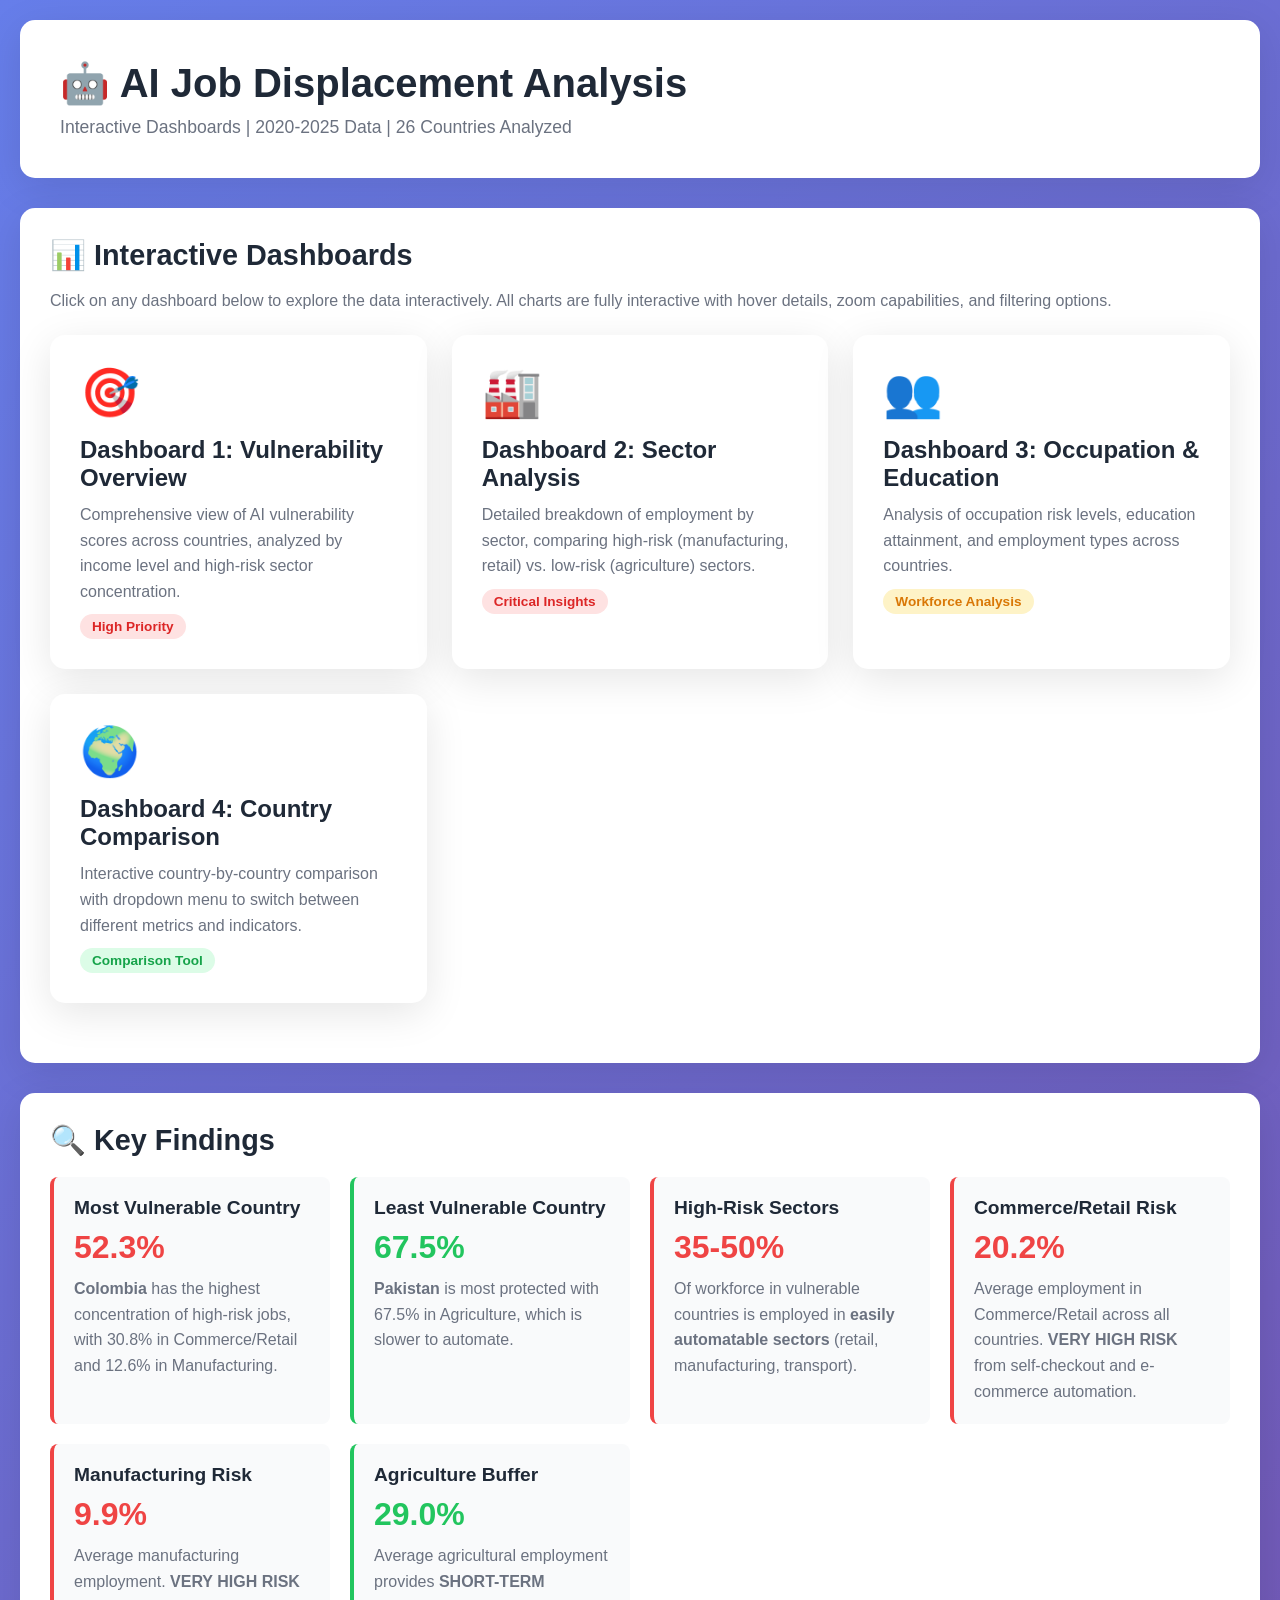
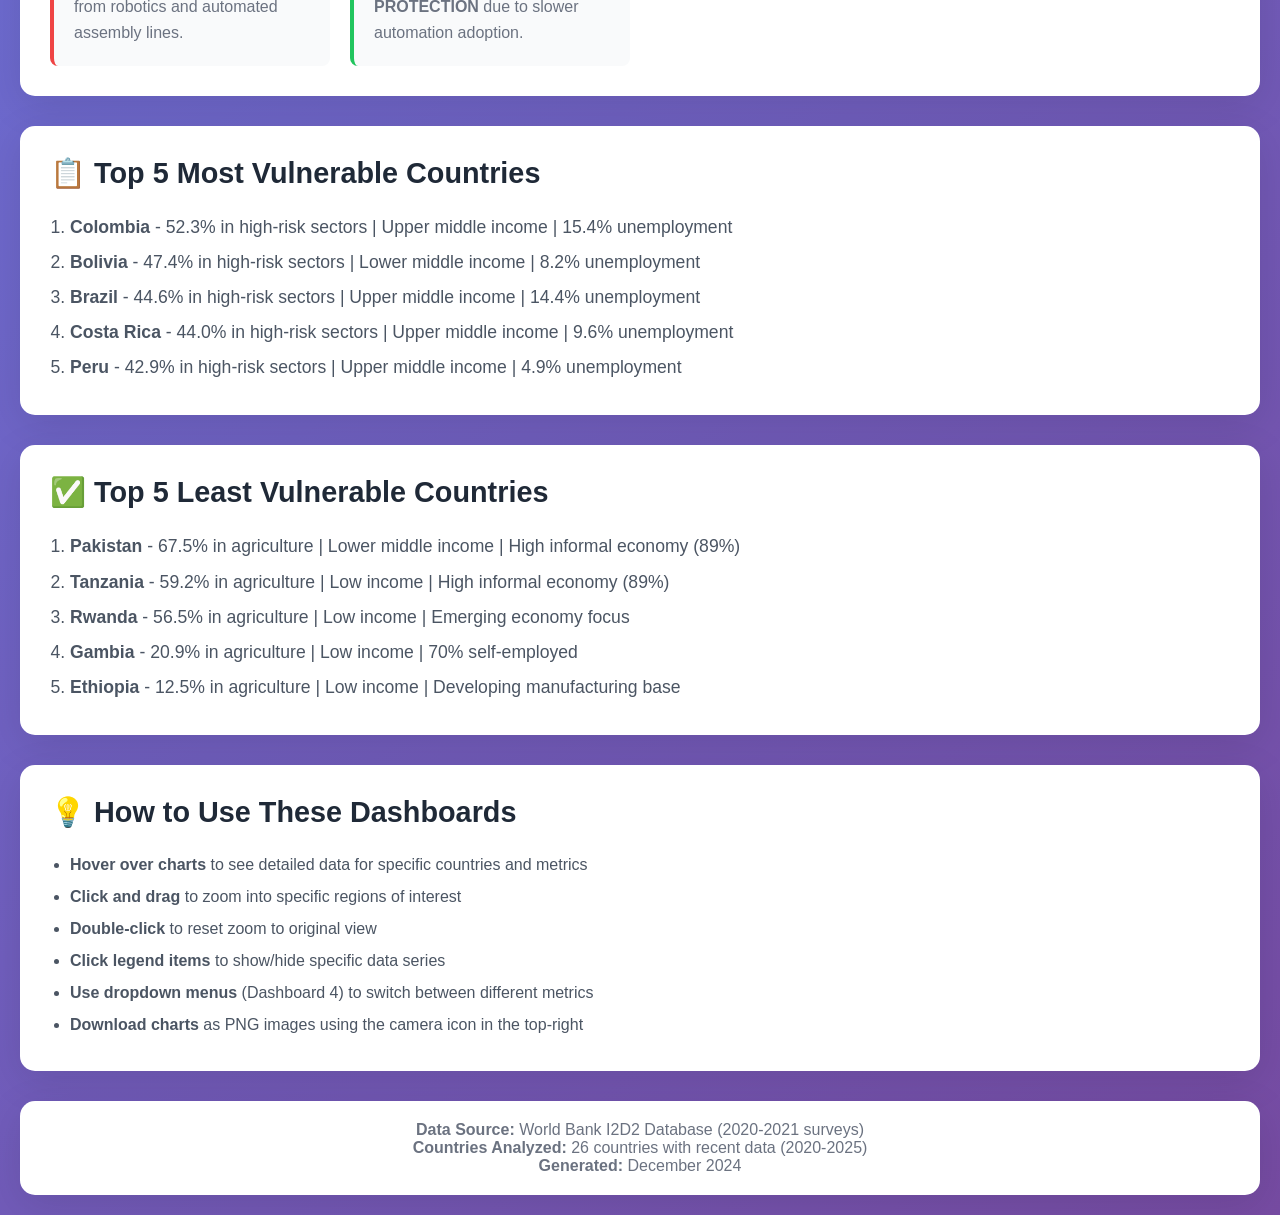
<file: Team_Projects/JobsLens_AI/dashboard/POC/dashboard_index.html>
<!DOCTYPE html>
<html lang="en">
<head>
    <meta charset="UTF-8">
    <meta name="viewport" content="width=device-width, initial-scale=1.0">
    <title>AI Job Displacement Analysis - Dashboard Index</title>
    <style>
        * {
            margin: 0;
            padding: 0;
            box-sizing: border-box;
        }

        body {
            font-family: -apple-system, BlinkMacSystemFont, 'Segoe UI', Roboto, Oxygen, Ubuntu, Cantarell, sans-serif;
            background: linear-gradient(135deg, #667eea 0%, #764ba2 100%);
            min-height: 100vh;
            padding: 20px;
        }

        .container {
            max-width: 1400px;
            margin: 0 auto;
        }

        header {
            background: white;
            border-radius: 15px;
            padding: 40px;
            margin-bottom: 30px;
            box-shadow: 0 10px 40px rgba(0,0,0,0.1);
        }

        h1 {
            color: #1f2937;
            font-size: 2.5em;
            margin-bottom: 10px;
        }

        .subtitle {
            color: #6b7280;
            font-size: 1.1em;
        }

        .dashboard-grid {
            display: grid;
            grid-template-columns: repeat(auto-fit, minmax(350px, 1fr));
            gap: 25px;
            margin-bottom: 30px;
        }

        .dashboard-card {
            background: white;
            border-radius: 15px;
            padding: 30px;
            box-shadow: 0 10px 40px rgba(0,0,0,0.1);
            transition: transform 0.3s ease, box-shadow 0.3s ease;
            cursor: pointer;
            text-decoration: none;
            color: inherit;
            display: block;
        }

        .dashboard-card:hover {
            transform: translateY(-5px);
            box-shadow: 0 15px 50px rgba(0,0,0,0.15);
        }

        .dashboard-icon {
            font-size: 3em;
            margin-bottom: 15px;
        }

        .dashboard-title {
            font-size: 1.5em;
            color: #1f2937;
            margin-bottom: 10px;
            font-weight: 600;
        }

        .dashboard-desc {
            color: #6b7280;
            line-height: 1.6;
        }

        .info-section {
            background: white;
            border-radius: 15px;
            padding: 30px;
            margin-bottom: 30px;
            box-shadow: 0 10px 40px rgba(0,0,0,0.1);
        }

        .info-section h2 {
            color: #1f2937;
            margin-bottom: 20px;
            font-size: 1.8em;
        }

        .key-findings {
            display: grid;
            grid-template-columns: repeat(auto-fit, minmax(250px, 1fr));
            gap: 20px;
            margin-top: 20px;
        }

        .finding-card {
            background: #f9fafb;
            border-left: 4px solid #ef4444;
            padding: 20px;
            border-radius: 8px;
        }

        .finding-card.low-risk {
            border-left-color: #22c55e;
        }

        .finding-card h3 {
            color: #1f2937;
            margin-bottom: 10px;
            font-size: 1.2em;
        }

        .finding-card p {
            color: #6b7280;
            line-height: 1.6;
        }

        .stat {
            font-size: 2em;
            font-weight: bold;
            color: #ef4444;
            margin: 10px 0;
        }

        .stat.positive {
            color: #22c55e;
        }

        footer {
            background: white;
            border-radius: 15px;
            padding: 20px;
            text-align: center;
            color: #6b7280;
            box-shadow: 0 10px 40px rgba(0,0,0,0.1);
        }

        .badge {
            display: inline-block;
            padding: 5px 12px;
            border-radius: 20px;
            font-size: 0.85em;
            font-weight: 600;
            margin-top: 10px;
        }

        .badge.high-risk {
            background: #fee2e2;
            color: #dc2626;
        }

        .badge.medium-risk {
            background: #fef3c7;
            color: #d97706;
        }

        .badge.low-risk {
            background: #dcfce7;
            color: #16a34a;
        }
    </style>
</head>
<body>
    <div class="container">
        <header>
            <h1>🤖 AI Job Displacement Analysis</h1>
            <p class="subtitle">Interactive Dashboards | 2020-2025 Data | 26 Countries Analyzed</p>
        </header>

        <div class="info-section">
            <h2>📊 Interactive Dashboards</h2>
            <p style="color: #6b7280; margin-bottom: 25px;">
                Click on any dashboard below to explore the data interactively. All charts are fully interactive with hover details, zoom capabilities, and filtering options.
            </p>

            <div class="dashboard-grid">
                <a href="dashboard_1_vulnerability_overview.html" class="dashboard-card">
                    <div class="dashboard-icon">🎯</div>
                    <div class="dashboard-title">Dashboard 1: Vulnerability Overview</div>
                    <div class="dashboard-desc">
                        Comprehensive view of AI vulnerability scores across countries, analyzed by income level and high-risk sector concentration.
                    </div>
                    <span class="badge high-risk">High Priority</span>
                </a>

                <a href="dashboard_2_sector_analysis.html" class="dashboard-card">
                    <div class="dashboard-icon">🏭</div>
                    <div class="dashboard-title">Dashboard 2: Sector Analysis</div>
                    <div class="dashboard-desc">
                        Detailed breakdown of employment by sector, comparing high-risk (manufacturing, retail) vs. low-risk (agriculture) sectors.
                    </div>
                    <span class="badge high-risk">Critical Insights</span>
                </a>

                <a href="dashboard_3_occupation_education.html" class="dashboard-card">
                    <div class="dashboard-icon">👥</div>
                    <div class="dashboard-title">Dashboard 3: Occupation & Education</div>
                    <div class="dashboard-desc">
                        Analysis of occupation risk levels, education attainment, and employment types across countries.
                    </div>
                    <span class="badge medium-risk">Workforce Analysis</span>
                </a>

                <a href="dashboard_4_country_comparison.html" class="dashboard-card">
                    <div class="dashboard-icon">🌍</div>
                    <div class="dashboard-title">Dashboard 4: Country Comparison</div>
                    <div class="dashboard-desc">
                        Interactive country-by-country comparison with dropdown menu to switch between different metrics and indicators.
                    </div>
                    <span class="badge low-risk">Comparison Tool</span>
                </a>
            </div>
        </div>

        <div class="info-section">
            <h2>🔍 Key Findings</h2>
            <div class="key-findings">
                <div class="finding-card">
                    <h3>Most Vulnerable Country</h3>
                    <div class="stat">52.3%</div>
                    <p><strong>Colombia</strong> has the highest concentration of high-risk jobs, with 30.8% in Commerce/Retail and 12.6% in Manufacturing.</p>
                </div>

                <div class="finding-card low-risk">
                    <h3>Least Vulnerable Country</h3>
                    <div class="stat positive">67.5%</div>
                    <p><strong>Pakistan</strong> is most protected with 67.5% in Agriculture, which is slower to automate.</p>
                </div>

                <div class="finding-card">
                    <h3>High-Risk Sectors</h3>
                    <div class="stat">35-50%</div>
                    <p>Of workforce in vulnerable countries is employed in <strong>easily automatable sectors</strong> (retail, manufacturing, transport).</p>
                </div>

                <div class="finding-card">
                    <h3>Commerce/Retail Risk</h3>
                    <div class="stat">20.2%</div>
                    <p>Average employment in Commerce/Retail across all countries. <strong>VERY HIGH RISK</strong> from self-checkout and e-commerce automation.</p>
                </div>

                <div class="finding-card">
                    <h3>Manufacturing Risk</h3>
                    <div class="stat">9.9%</div>
                    <p>Average manufacturing employment. <strong>VERY HIGH RISK</strong> from robotics and automated assembly lines.</p>
                </div>

                <div class="finding-card low-risk">
                    <h3>Agriculture Buffer</h3>
                    <div class="stat positive">29.0%</div>
                    <p>Average agricultural employment provides <strong>SHORT-TERM PROTECTION</strong> due to slower automation adoption.</p>
                </div>
            </div>
        </div>

        <div class="info-section">
            <h2>📋 Top 5 Most Vulnerable Countries</h2>
            <ol style="color: #4b5563; line-height: 2; font-size: 1.1em; margin-left: 20px;">
                <li><strong>Colombia</strong> - 52.3% in high-risk sectors | Upper middle income | 15.4% unemployment</li>
                <li><strong>Bolivia</strong> - 47.4% in high-risk sectors | Lower middle income | 8.2% unemployment</li>
                <li><strong>Brazil</strong> - 44.6% in high-risk sectors | Upper middle income | 14.4% unemployment</li>
                <li><strong>Costa Rica</strong> - 44.0% in high-risk sectors | Upper middle income | 9.6% unemployment</li>
                <li><strong>Peru</strong> - 42.9% in high-risk sectors | Upper middle income | 4.9% unemployment</li>
            </ol>
        </div>

        <div class="info-section">
            <h2>✅ Top 5 Least Vulnerable Countries</h2>
            <ol style="color: #4b5563; line-height: 2; font-size: 1.1em; margin-left: 20px;">
                <li><strong>Pakistan</strong> - 67.5% in agriculture | Lower middle income | High informal economy (89%)</li>
                <li><strong>Tanzania</strong> - 59.2% in agriculture | Low income | High informal economy (89%)</li>
                <li><strong>Rwanda</strong> - 56.5% in agriculture | Low income | Emerging economy focus</li>
                <li><strong>Gambia</strong> - 20.9% in agriculture | Low income | 70% self-employed</li>
                <li><strong>Ethiopia</strong> - 12.5% in agriculture | Low income | Developing manufacturing base</li>
            </ol>
        </div>

        <div class="info-section">
            <h2>💡 How to Use These Dashboards</h2>
            <ul style="color: #4b5563; line-height: 2; margin-left: 20px;">
                <li><strong>Hover over charts</strong> to see detailed data for specific countries and metrics</li>
                <li><strong>Click and drag</strong> to zoom into specific regions of interest</li>
                <li><strong>Double-click</strong> to reset zoom to original view</li>
                <li><strong>Click legend items</strong> to show/hide specific data series</li>
                <li><strong>Use dropdown menus</strong> (Dashboard 4) to switch between different metrics</li>
                <li><strong>Download charts</strong> as PNG images using the camera icon in the top-right</li>
            </ul>
        </div>

        <footer>
            <p><strong>Data Source:</strong> World Bank I2D2 Database (2020-2021 surveys)</p>
            <p><strong>Countries Analyzed:</strong> 26 countries with recent data (2020-2025)</p>
            <p><strong>Generated:</strong> December 2024</p>
        </footer>
    </div>
</body>
</html>
</file>
